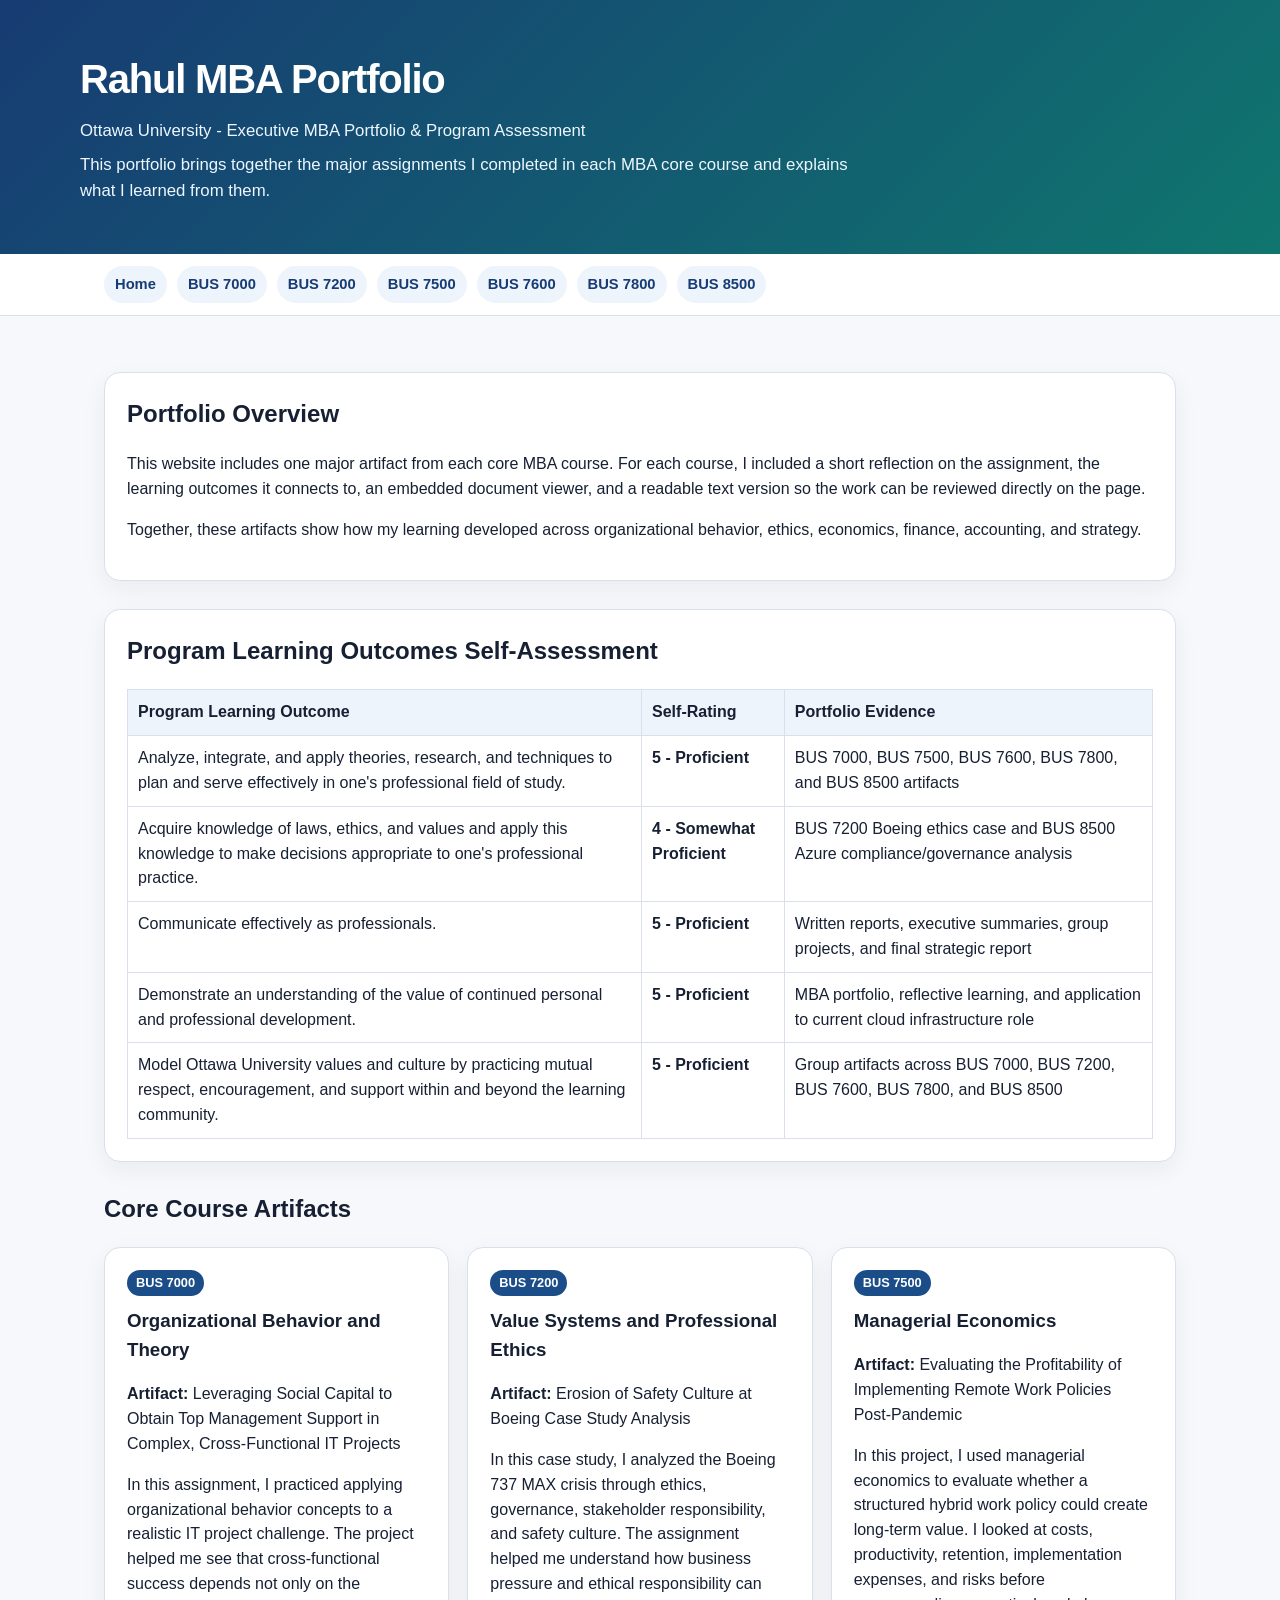
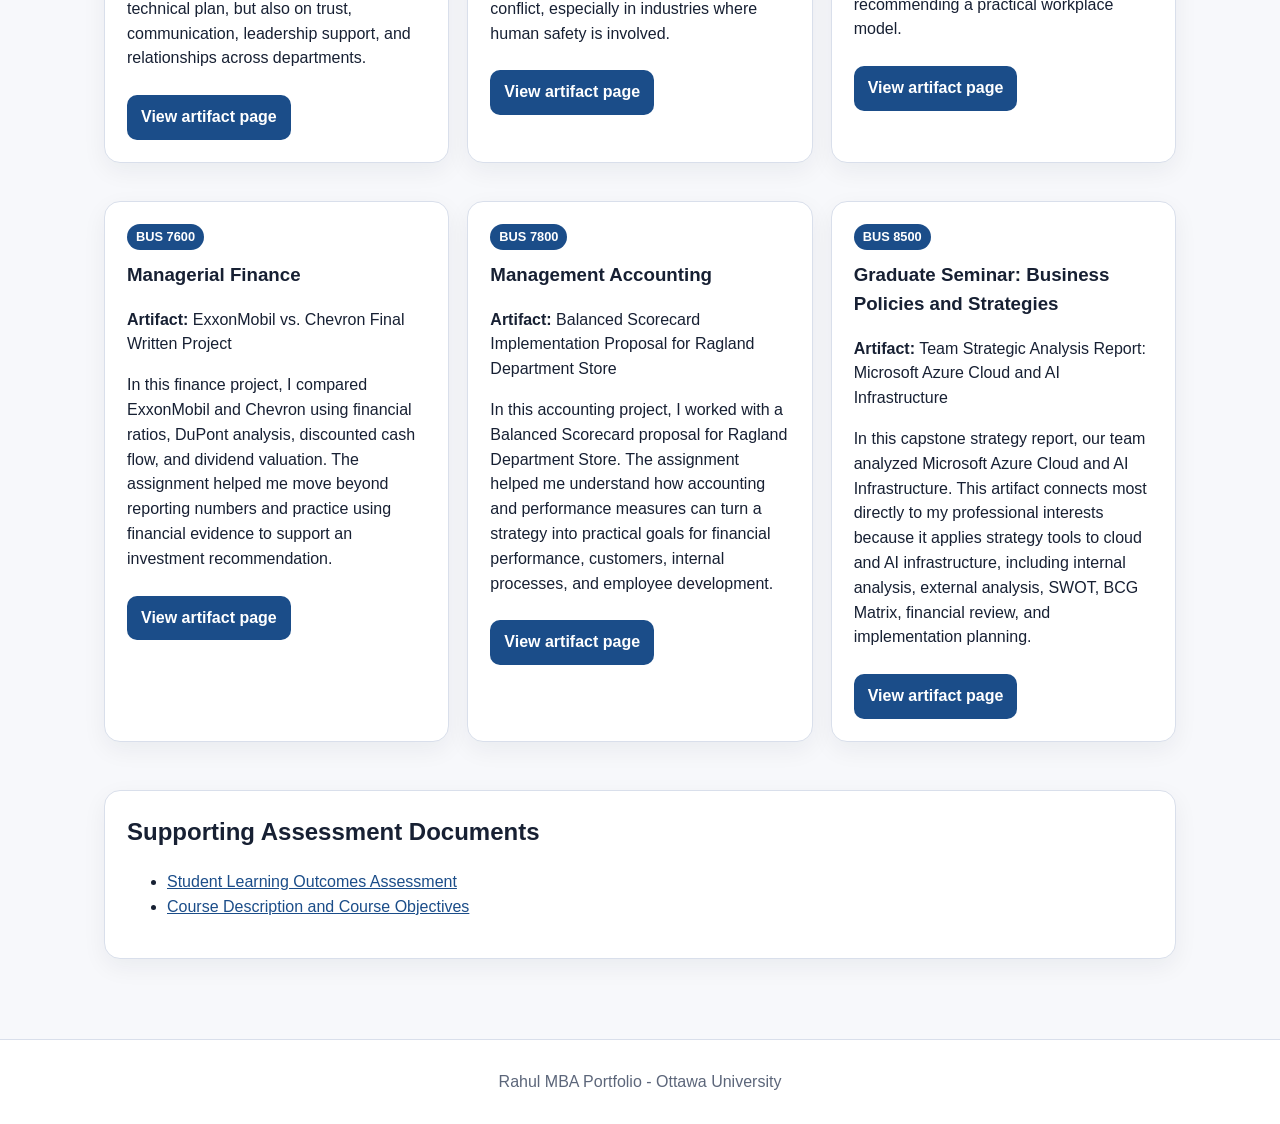
<file: index.html>
<!doctype html>
<html lang="en">
<head>
  <meta charset="utf-8">
  <meta name="viewport" content="width=device-width, initial-scale=1">
  <title>Rahul MBA Portfolio | Ottawa University</title>
  <link rel="stylesheet" href="styles.css">
</head>
<body>
<header>
  <div class="header-inner">
    <h1>Rahul MBA Portfolio</h1>
    <p>Ottawa University - Executive MBA Portfolio & Program Assessment</p>
    <p>This portfolio brings together the major assignments I completed in each MBA core course and explains what I learned from them.</p>
  </div>
</header>
<nav><div class="nav-inner"><a href="index.html">Home</a><a href="bus7000.html">BUS 7000</a><a href="bus7200.html">BUS 7200</a><a href="bus7500.html">BUS 7500</a><a href="bus7600.html">BUS 7600</a><a href="bus7800.html">BUS 7800</a><a href="bus8500.html">BUS 8500</a></div></nav>
<main>
  <section class="card">
    <h2>Portfolio Overview</h2>
    <p>This website includes one major artifact from each core MBA course. For each course, I included a short reflection on the assignment, the learning outcomes it connects to, an embedded document viewer, and a readable text version so the work can be reviewed directly on the page.</p>
    <p>Together, these artifacts show how my learning developed across organizational behavior, ethics, economics, finance, accounting, and strategy.</p>
  </section>

  <section class="card">
    <h2>Program Learning Outcomes Self-Assessment</h2>
    <div class="table-wrap">
      <table>
        <thead><tr><th>Program Learning Outcome</th><th>Self-Rating</th><th>Portfolio Evidence</th></tr></thead>
        <tbody><tr><td>Analyze, integrate, and apply theories, research, and techniques to plan and serve effectively in one&#x27;s professional field of study.</td><td><strong>5 - Proficient</strong></td><td>BUS 7000, BUS 7500, BUS 7600, BUS 7800, and BUS 8500 artifacts</td></tr><tr><td>Acquire knowledge of laws, ethics, and values and apply this knowledge to make decisions appropriate to one&#x27;s professional practice.</td><td><strong>4 - Somewhat Proficient</strong></td><td>BUS 7200 Boeing ethics case and BUS 8500 Azure compliance/governance analysis</td></tr><tr><td>Communicate effectively as professionals.</td><td><strong>5 - Proficient</strong></td><td>Written reports, executive summaries, group projects, and final strategic report</td></tr><tr><td>Demonstrate an understanding of the value of continued personal and professional development.</td><td><strong>5 - Proficient</strong></td><td>MBA portfolio, reflective learning, and application to current cloud infrastructure role</td></tr><tr><td>Model Ottawa University values and culture by practicing mutual respect, encouragement, and support within and beyond the learning community.</td><td><strong>5 - Proficient</strong></td><td>Group artifacts across BUS 7000, BUS 7200, BUS 7600, BUS 7800, and BUS 8500</td></tr></tbody>
      </table>
    </div>
  </section>

  <section>
    <h2>Core Course Artifacts</h2>
    <div class="grid">
    <article class="card course-card">
      <span class="code">BUS 7000</span>
      <h3>Organizational Behavior and Theory</h3>
      <p><strong>Artifact:</strong> Leveraging Social Capital to Obtain Top Management Support in Complex, Cross-Functional IT Projects</p>
      <p>In this assignment, I practiced applying organizational behavior concepts to a realistic IT project challenge. The project helped me see that cross-functional success depends not only on the technical plan, but also on trust, communication, leadership support, and relationships across departments.</p>
      <a class="btn" href="bus7000.html">View artifact page</a>
    </article>
    
    <article class="card course-card">
      <span class="code">BUS 7200</span>
      <h3>Value Systems and Professional Ethics</h3>
      <p><strong>Artifact:</strong> Erosion of Safety Culture at Boeing Case Study Analysis</p>
      <p>In this case study, I analyzed the Boeing 737 MAX crisis through ethics, governance, stakeholder responsibility, and safety culture. The assignment helped me understand how business pressure and ethical responsibility can conflict, especially in industries where human safety is involved.</p>
      <a class="btn" href="bus7200.html">View artifact page</a>
    </article>
    
    <article class="card course-card">
      <span class="code">BUS 7500</span>
      <h3>Managerial Economics</h3>
      <p><strong>Artifact:</strong> Evaluating the Profitability of Implementing Remote Work Policies Post-Pandemic</p>
      <p>In this project, I used managerial economics to evaluate whether a structured hybrid work policy could create long-term value. I looked at costs, productivity, retention, implementation expenses, and risks before recommending a practical workplace model.</p>
      <a class="btn" href="bus7500.html">View artifact page</a>
    </article>
    
    <article class="card course-card">
      <span class="code">BUS 7600</span>
      <h3>Managerial Finance</h3>
      <p><strong>Artifact:</strong> ExxonMobil vs. Chevron Final Written Project</p>
      <p>In this finance project, I compared ExxonMobil and Chevron using financial ratios, DuPont analysis, discounted cash flow, and dividend valuation. The assignment helped me move beyond reporting numbers and practice using financial evidence to support an investment recommendation.</p>
      <a class="btn" href="bus7600.html">View artifact page</a>
    </article>
    
    <article class="card course-card">
      <span class="code">BUS 7800</span>
      <h3>Management Accounting</h3>
      <p><strong>Artifact:</strong> Balanced Scorecard Implementation Proposal for Ragland Department Store</p>
      <p>In this accounting project, I worked with a Balanced Scorecard proposal for Ragland Department Store. The assignment helped me understand how accounting and performance measures can turn a strategy into practical goals for financial performance, customers, internal processes, and employee development.</p>
      <a class="btn" href="bus7800.html">View artifact page</a>
    </article>
    
    <article class="card course-card">
      <span class="code">BUS 8500</span>
      <h3>Graduate Seminar: Business Policies and Strategies</h3>
      <p><strong>Artifact:</strong> Team Strategic Analysis Report: Microsoft Azure Cloud and AI Infrastructure</p>
      <p>In this capstone strategy report, our team analyzed Microsoft Azure Cloud and AI Infrastructure. This artifact connects most directly to my professional interests because it applies strategy tools to cloud and AI infrastructure, including internal analysis, external analysis, SWOT, BCG Matrix, financial review, and implementation planning.</p>
      <a class="btn" href="bus8500.html">View artifact page</a>
    </article>
    </div>
  </section>

  <section class="card">
    <h2>Supporting Assessment Documents</h2>
    <ul><li><a href="assets/student_learning_outcomes_assessment.pdf" target="_blank" rel="noopener">Student Learning Outcomes Assessment</a></li><li><a href="assets/course_description_and_objectives.pdf" target="_blank" rel="noopener">Course Description and Course Objectives</a></li></ul>
  </section>
</main>
<footer>Rahul MBA Portfolio - Ottawa University</footer>
</body></html>
</file>
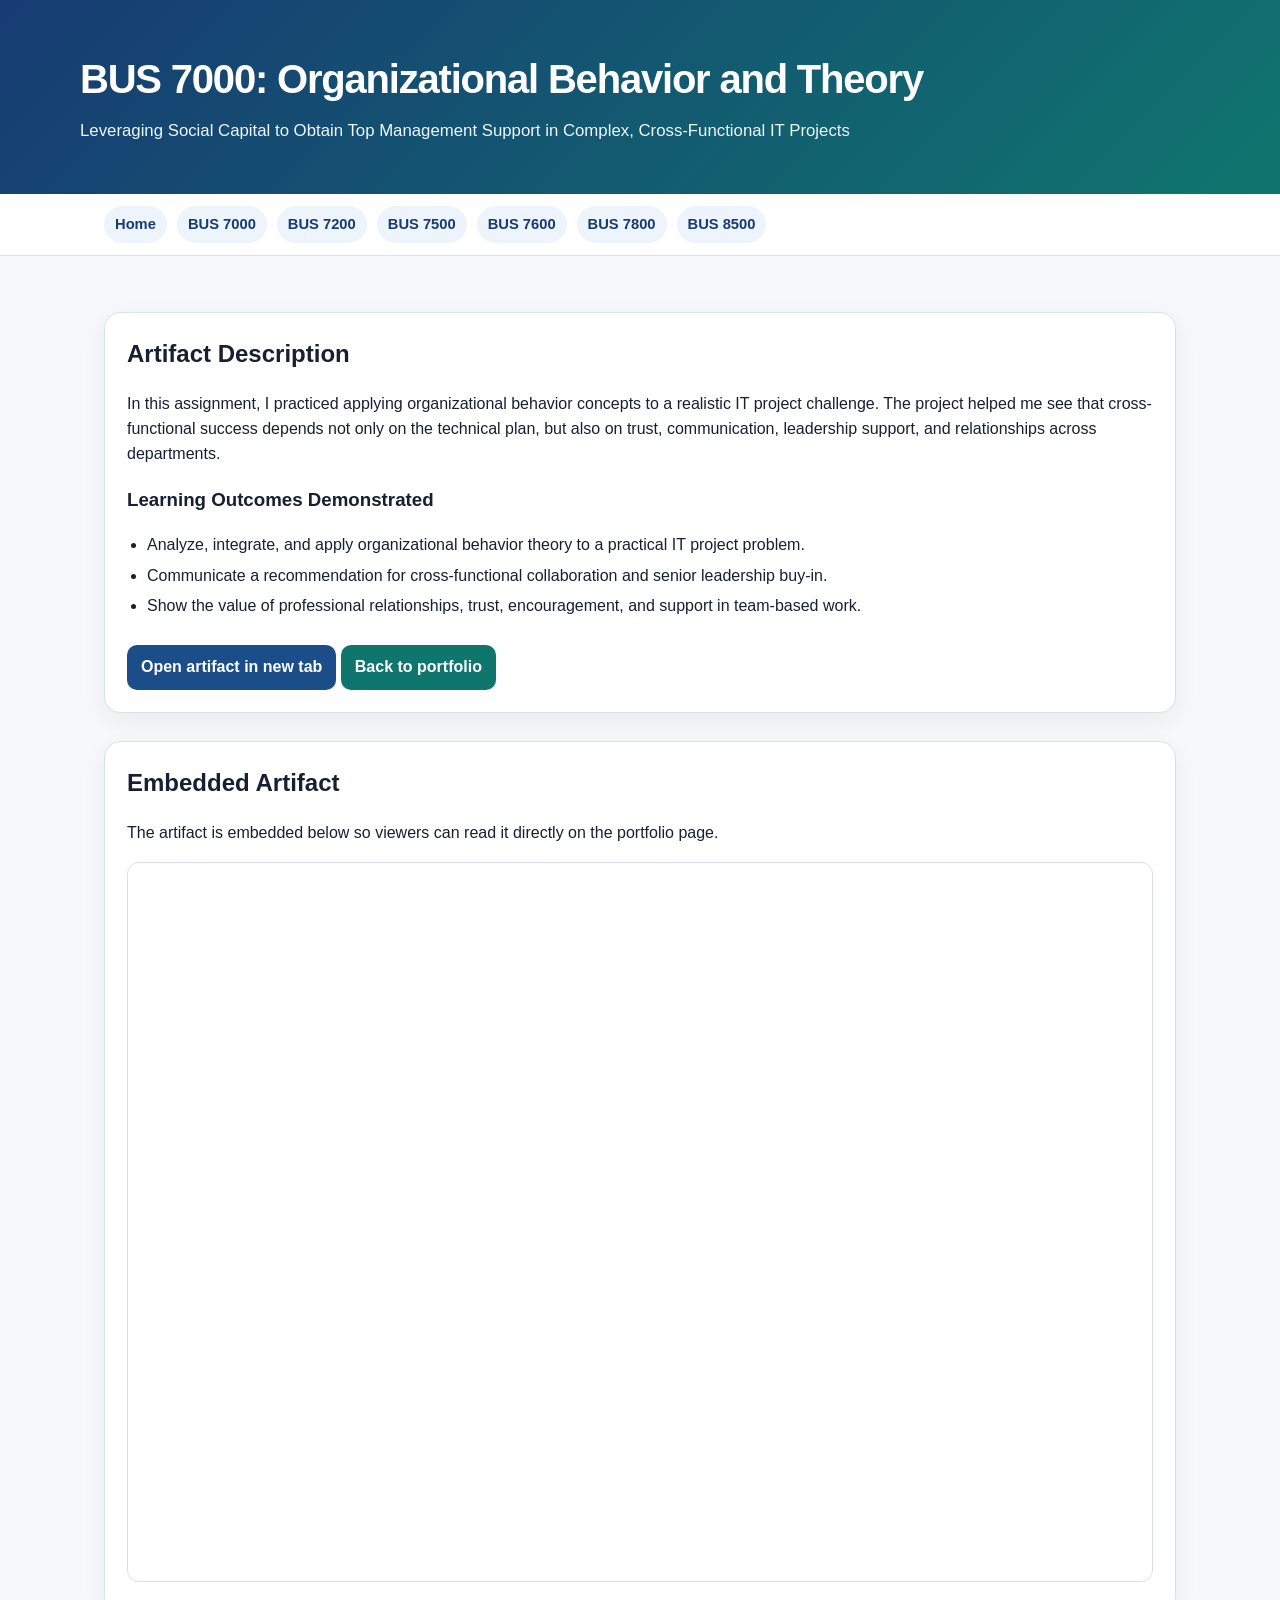
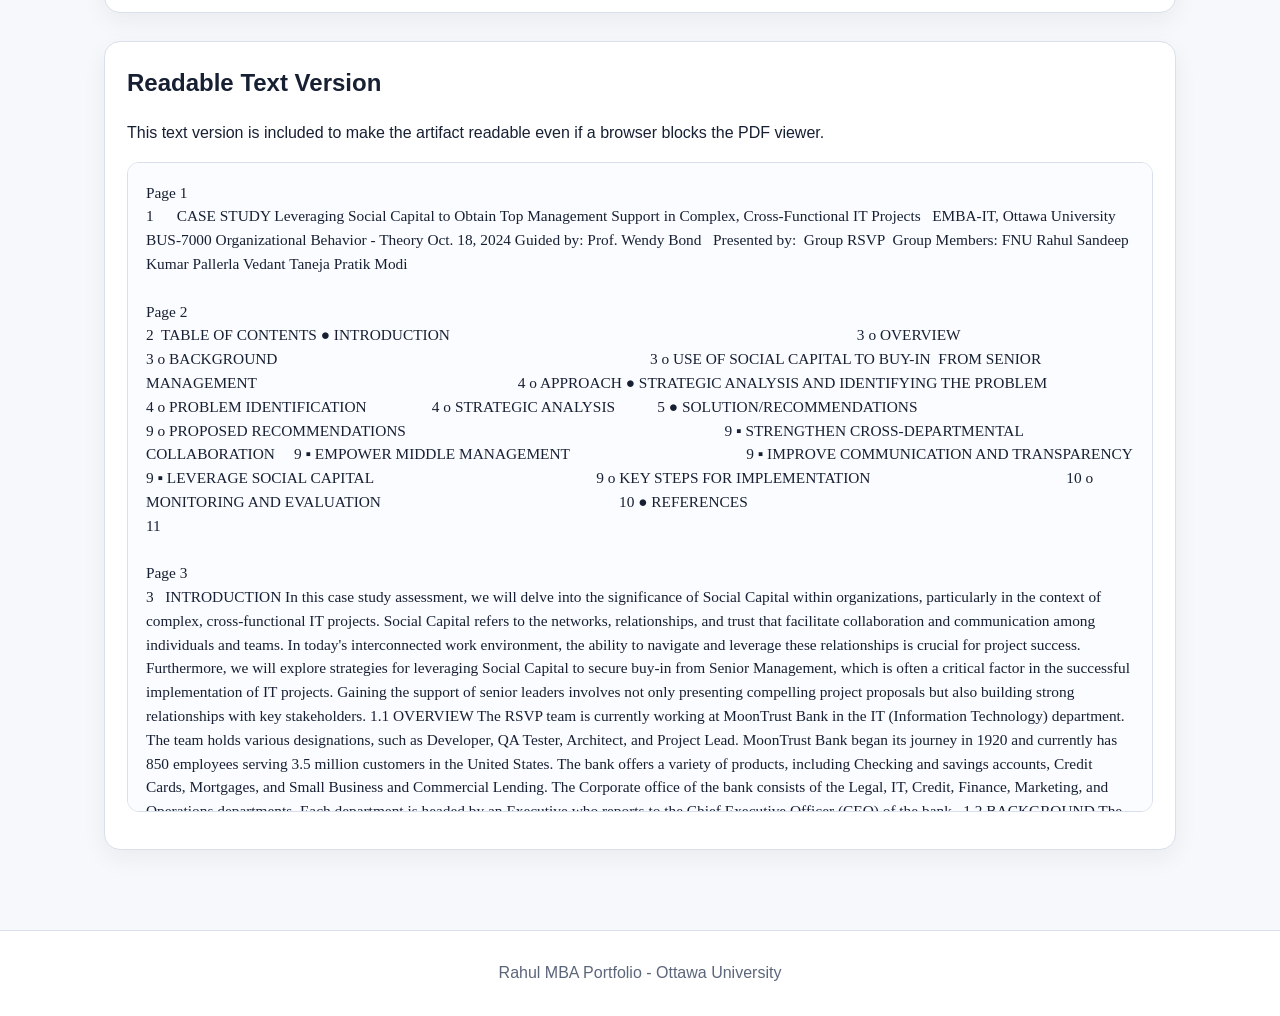
<file: bus7000.html>
<!doctype html>
<html lang="en">
<head>
  <meta charset="utf-8">
  <meta name="viewport" content="width=device-width, initial-scale=1">
  <title>BUS 7000 - Organizational Behavior and Theory | Rahul MBA Portfolio</title>
  <link rel="stylesheet" href="styles.css">
</head>
<body>
<header><div class="header-inner"><h1>BUS 7000: Organizational Behavior and Theory</h1><p>Leveraging Social Capital to Obtain Top Management Support in Complex, Cross-Functional IT Projects</p></div></header>
<nav><div class="nav-inner"><a href="index.html">Home</a><a href="bus7000.html">BUS 7000</a><a href="bus7200.html">BUS 7200</a><a href="bus7500.html">BUS 7500</a><a href="bus7600.html">BUS 7600</a><a href="bus7800.html">BUS 7800</a><a href="bus8500.html">BUS 8500</a></div></nav>
<main>
  <section class="card">
    <h2>Artifact Description</h2>
    <p>In this assignment, I practiced applying organizational behavior concepts to a realistic IT project challenge. The project helped me see that cross-functional success depends not only on the technical plan, but also on trust, communication, leadership support, and relationships across departments.</p>
    <h3>Learning Outcomes Demonstrated</h3>
    <ul class="outcomes-list">
      <li>Analyze, integrate, and apply organizational behavior theory to a practical IT project problem.</li>
      <li>Communicate a recommendation for cross-functional collaboration and senior leadership buy-in.</li>
      <li>Show the value of professional relationships, trust, encouragement, and support in team-based work.</li>
    </ul>
    <a class="btn" href="assets/bus7000_social_capital_it_projects.pdf" target="_blank" rel="noopener">Open artifact in new tab</a>
    <a class="btn secondary" href="index.html">Back to portfolio</a>
  </section>
  <section class="card">
    <h2>Embedded Artifact</h2>
    <p class="muted">The artifact is embedded below so viewers can read it directly on the portfolio page.</p>
    <iframe src="assets/bus7000_social_capital_it_projects.pdf#toolbar=1" title="Leveraging Social Capital to Obtain Top Management Support in Complex, Cross-Functional IT Projects"></iframe>
  </section>
  <section class="card">
    <h2>Readable Text Version</h2>
    <p>This text version is included to make the artifact readable even if a browser blocks the PDF viewer.</p>
    <pre class="artifact-text">Page 1
1      CASE STUDY Leveraging Social Capital to Obtain Top Management Support in Complex, Cross-Functional IT Projects   EMBA-IT, Ottawa University BUS-7000 Organizational Behavior - Theory Oct. 18, 2024 Guided by: Prof. Wendy Bond   Presented by:  Group RSVP  Group Members: FNU Rahul Sandeep Kumar Pallerla Vedant Taneja Pratik Modi

Page 2
2  TABLE OF CONTENTS ● INTRODUCTION                                                                                                          3 o OVERVIEW                                                                                                        3 o BACKGROUND                                                                                                 3 o USE OF SOCIAL CAPITAL TO BUY-IN  FROM SENIOR MANAGEMENT                                                                    4 o APPROACH ● STRATEGIC ANALYSIS AND IDENTIFYING THE PROBLEM                               4 o PROBLEM IDENTIFICATION                 4 o STRATEGIC ANALYSIS           5 ● SOLUTION/RECOMMENDATIONS                                                       9 o PROPOSED RECOMMENDATIONS                                                                                   9 ▪ STRENGTHEN CROSS-DEPARTMENTAL COLLABORATION     9 ▪ EMPOWER MIDDLE MANAGEMENT                                              9 ▪ IMPROVE COMMUNICATION AND TRANSPARENCY                 9 ▪ LEVERAGE SOCIAL CAPITAL                                                          9 o KEY STEPS FOR IMPLEMENTATION                                                   10 o MONITORING AND EVALUATION                                                              10 ● REFERENCES                                                                                                                11

Page 3
3   INTRODUCTION In this case study assessment, we will delve into the significance of Social Capital within organizations, particularly in the context of complex, cross-functional IT projects. Social Capital refers to the networks, relationships, and trust that facilitate collaboration and communication among individuals and teams. In today&#x27;s interconnected work environment, the ability to navigate and leverage these relationships is crucial for project success. Furthermore, we will explore strategies for leveraging Social Capital to secure buy-in from Senior Management, which is often a critical factor in the successful implementation of IT projects. Gaining the support of senior leaders involves not only presenting compelling project proposals but also building strong relationships with key stakeholders. 1.1 OVERVIEW The RSVP team is currently working at MoonTrust Bank in the IT (Information Technology) department. The team holds various designations, such as Developer, QA Tester, Architect, and Project Lead. MoonTrust Bank began its journey in 1920 and currently has 850 employees serving 3.5 million customers in the United States. The bank offers a variety of products, including Checking and savings accounts, Credit Cards, Mortgages, and Small Business and Commercial Lending. The Corporate office of the bank consists of the Legal, IT, Credit, Finance, Marketing, and Operations departments. Each department is headed by an Executive who reports to the Chief Executive Officer (CEO) of the bank.  1.2 BACKGROUND The bank adopts a legacy approach to project implementation, wherein projects are evaluated based on their anticipated business impact and the effort required for execution. This methodology prioritizes initiatives according to both business objectives and customer needs, ensuring that resources are allocated to projects deemed most critical for achieving

Page 4
4  strategic goals. However, this process often entails considerable challenges, particularly in securing project approval. Gaining the necessary buy-in from multiple cross-functional leaders can be time-consuming and complex, as each leader brings their own perspectives and priorities to the table (Griffin, 2019). Consequently, the approval process can become protracted, delaying important initiatives that could enhance the bank&#x27;s competitive edge and customer satisfaction. Moreover, the operational dynamics within the bank further complicate project implementation. Each department tends to function in isolation, which creates silos that hinder effective communication and collaboration among teams. This lack of shared intent among both leaders and employees can lead to discrepancies in opinion regarding project value and objectives, resulting in conflicts and misaligned efforts. Addressing these silos and fostering a culture of collaboration could significantly enhance project implementation processes and improve the bank’s ability to respond to the evolving needs of its customers (Griffin, 2019). 1.3 USE OF SOCIAL CAPITAL TO LEVERAGE BUY-IN FROM SENIOR MANAGEMENT In the following sections of the case study assessment, we will discuss the various Organizational Behaviors of MoonTrust Bank, and its employees and how the RSVP team overcame these issues to secure buy-in from Senior Leaders using Social Capital. The RSVP team adopted an approach of creating and mobilizing Social Capital through repeated conversations with Senior Leaders to build trust, leveraging this credibility to gain support from Senior Management in complex IT projects. 1.4 APPROACH The RSVP team will conduct a thorough SWOT analysis to evaluate the organizational behavior challenges at MoonTrust Bank. This analysis will focus on

Page 5
5  identifying the bank&#x27;s strengths, weaknesses, opportunities, and threats related to its organizational dynamics. Following the analysis, the team will present targeted recommendations aimed at improving these organizational behavior issues. This strategic approach is intended to facilitate the RSVP team&#x27;s efforts in securing buy-in from Senior Management for complex IT projects. STRATEGIC ANALYSIS AND IDENTIFYING THE PROBLEM 2.1 PROBLEM IDENTIFICATION The problem MoonTrust Bank is facing difficulty in obtaining top management support for IT projects that are too complex to convert into direct metrics, particularly with Enterprise resource planning implementation. There are lot of challenges in influencing top management, in the past procurement division’s lack of support delayed the project with poor implementation quality. This failure arises because of insufficient social capital – the relationships, trust, and shared understanding. For better project implementation the IT department needs proper resource allocation, top management participation and commitment. As an example, in a healthcare organization, it was observed in a study that employees with strong internal social networks were more successful in influencing senior leaders to adapt newer technologies. This social capital was built through collaboration, shared goals and fostering relationships across various departments (Cross, R., &amp; Prusak, L. (2002).  2.2 STRATEGIC ANALYSIS A strategic analysis of MoonTrust Bank’s ERP project implementation would be having support from all the divisions i.e. finance, procurement, marketing etc because of social capital. Social capital will be the driving factor in the success of the project. Management is naturally skeptical of big expenses and are disengaged until required. Social capital comes in where lack of understanding in project value exists. In addition to the social capital this

Page 6
6  relation will help the IT department get more weightage in the bank as some of them still work using traditional methods To explain it more comprehensively, we will conduct SWOT analysis to identify internal and external factors that will affect the project. A comprehensive SWOT analysis can provide guidance on how to approach relationship management, stakeholders, and project execution to maximize success.  Strength, weakness, opportunity and threat (SWOT) analysis is a tool that can help the department in analyze what they do best now and to devise a successful strategy for the future. It also helps us in understanding internal factors (strength and weakness) and external factors (opportunities and threat). Strength • Established track records and history of successful IT Projects will help us foster trust and credibility with the finance department. This will help us in the long run as they can be our strong supporter for ERP implementation. For example, in a multinational company, there was resistance to a company-wide restructuring however, employees who had built trust with management through previous successful projects were able to get buy-in from leadership for the change initiative, illustrating the power of social capital (Nahapiet, J., &amp; Ghoshal, S. (1998)).  • IT professionals in the bank are some of the bests in the industry with deep technical knowledge. Their adaptability to changing needs of the industry and having most up to date technological knowledge. This expertise will help us customizing the project with greater flexibility. They built trust with managers by showing their willingness to engage with managers and have demonstrated their technical competence.

Page 7
7  • Our strong relationship with product department as we have delivered their ad-hoc request and big projects in the past. By working closely to them we have maintained close relationship with them. This history of successful previous runs and collaborations will provide foundation of trust and credibility. • The engagements transformed initially skeptical or passive managers into active project supporters.  Weakness • Inconsistent management support is one of the biggest weaknesses which can delay the project and might have lowered implementation quality. • Poor communication skills and social capital as the IT department is completely cut off from other departments as being completely self-sufficient. This lack of cognitive and relational ties lead to misunderstanding about the IT department. • Poor handling of skepticism and resistance can foster conflicts and poor project outcomes. The goal is to have win-win mindset with relational ties. • Communication inconsistencies may lead to misunderstandings with other departments like finance. Structured and timely communication should be encouraged to keep clarity between divisions. Opportunities  • The opportunities lie within to build trust and long-lasting relation as we work with product and finance departments other project with positive attitude. Research shows that in high-tech firms’ employees who have leveraged social capital, by forming alliances and trust-based relationships were able to secure buy-in from management (Tsai, W., &amp; Ghoshal, S. (1998)).

Page 8
8  • Exploring cross functional benefit of ERP to integrate and streamline with other departments and benefit them by increasing their efficiency and reducing redundant work. This can be done by demonstrating the importance of ERP in the company and getting them onboard. • Improvement in communication and soft skills of IT employees by having cross departmental outings and happy hours where they can build personal connection hence increasing social capital of the department.  • Providing training and development to other divisions regarding the new ERP platform and how it can increase efficiency in their line of work. It will help them enhance their technological proficiency, making them more adaptable to future IT changes. • If successful, the ERP will help organizations processes, data, and reporting across divisions. Providing real time analytics and insights to top management. Threats • Resistance to change is our biggest threat as employee may push back on acquiring new skills. Resistance can happen in all the divisions and not just IT. This can derail the project or create interpersonal conflict. • There were some previous IT projects that failed miserably and because of that there is some level of mistrust with few divisions, that can pose significant threat. • Interpersonal conflict can also affect the Campaign as it can be escalated and threatens the project. Conflicts can harm relationship between key stakeholders, eroding trust and cooperation. • Resource constraint is another significant threat as this is a big project and they will need extra budget to hire new employees.

Page 9
9  • Though ERP is an excellent system that makes life easier, it is also very complex to develop. Poor adaptation and sense of frustration while building it can have adverse effects. SOLUTION/RECOMMENDATIONS 3.1 PROPOSED RECOMMENDATIONS: To resolve MoonTrust Bank’s organizational challenges, we propose the following: 3.1.1 STRENGTHEN CROSS-DEPARTMENTAL COLLABORATION  • Cross-Functional Task Forces: Establish teams with members from IT, finance, marketing, and procurement to improve collaboration and shared understanding of the ERP project. • Regular Meetings and Leadership Workshops: Schedule monthly meetings across departments and workshops for senior leaders to align the ERP goals with the bank’s strategic objectives. 3.1.2 EMPOWER MIDDLE MANAGEMENT • Delegate Decision-Making Authority: Grant middle managers the autonomy to make project-related decisions, enabling them to bridge departmental gaps (Tsai, 1998) and gain support for the ERP project. • Advocacy Role: Equip middle managers with resources to champion the ERP project in their departments. 3.1.3 IMPROVE COMMUNICATION AND TRANSPARENCY • Regular Progress Updates: Implement consistent reporting through dashboards and updates to keep senior management informed of project milestones. • Feedback Channels: Create mechanisms, such as surveys and focus groups, to gather feedback from all departments. 3.1.4 LEVERAGE SOCIAL CAPITAL

Page 10
10  • Build Internal Networks: Facilitate informal networking and team-building events to foster trust and collaboration between IT and other departments. • Use Influential Employees: Leverage employees with strong internal networks to secure senior management buy-in and resolve departmental conflicts. 3.2 KEY STEPS FOR IMPLEMENTATION: • Identify Influential Stakeholders: Map internal influencers who can serve as project champions. • Organize Cross-Departmental Activities: Hold regular team-building events and cross-functional meetings to promote collaboration. • Allocate Budget and Resources: Allocate $500,000 for training, additional staffing, and team-building activities to support project implementation. • Establish Middle Manager Ownership: Empower middle managers to lead specific aspects of the ERP project (Nahapiet, 1998), improving decision-making and alignment. 3.3 MONITORING AND EVALUATION • Quarterly Surveys and Feedback: Collect feedback through surveys to assess collaboration and management engagement. • Performance Metrics: Track project progress using metrics such as timeline adherence, budget tracking, and operational efficiency improvements. • Leadership Participation: Monitor senior leaders’ involvement through attendance at meetings and project updates. • Celebrate Milestones: Acknowledge project achievements publicly to reinforce the importance of collaboration and management support.

Page 11
11  REFERENCES  Liu, G. H. W., Wang, E., &amp; Chua, C. E. H. (2015). Leveraging Social Capital to Obtain Top Management Support in Complex, Cross-Functional IT Projects. Journal of the Association for Information Systems, 16(8), 707-737 Griffin, R. W., Phillips, J. M., &amp; Gully, S. M. (2019). Organizational Behavior: Managing People and Organizations. Cengage Learning. Nahapiet, J., &amp; Ghoshal, S. (1998). Social Capital, Intellectual Capital, and the Organizational Advantage. The Academy of Management Review, 23(2), 242-266. Cross, R., &amp; Prusak, L. (2002). The People Who Make Organizations Go—Or Stop. Harvard  Business Review, 80(6), 104-112. Tsai, W., &amp; Ghoshal, S. (1998). Social Capital and Value Creation: The Role of Intra-firm  Networks. The Academy of Management Journal, 41(4), 464-476.</pre>
  </section>
</main>
<footer>Rahul MBA Portfolio - Ottawa University</footer>
</body></html>
</file>
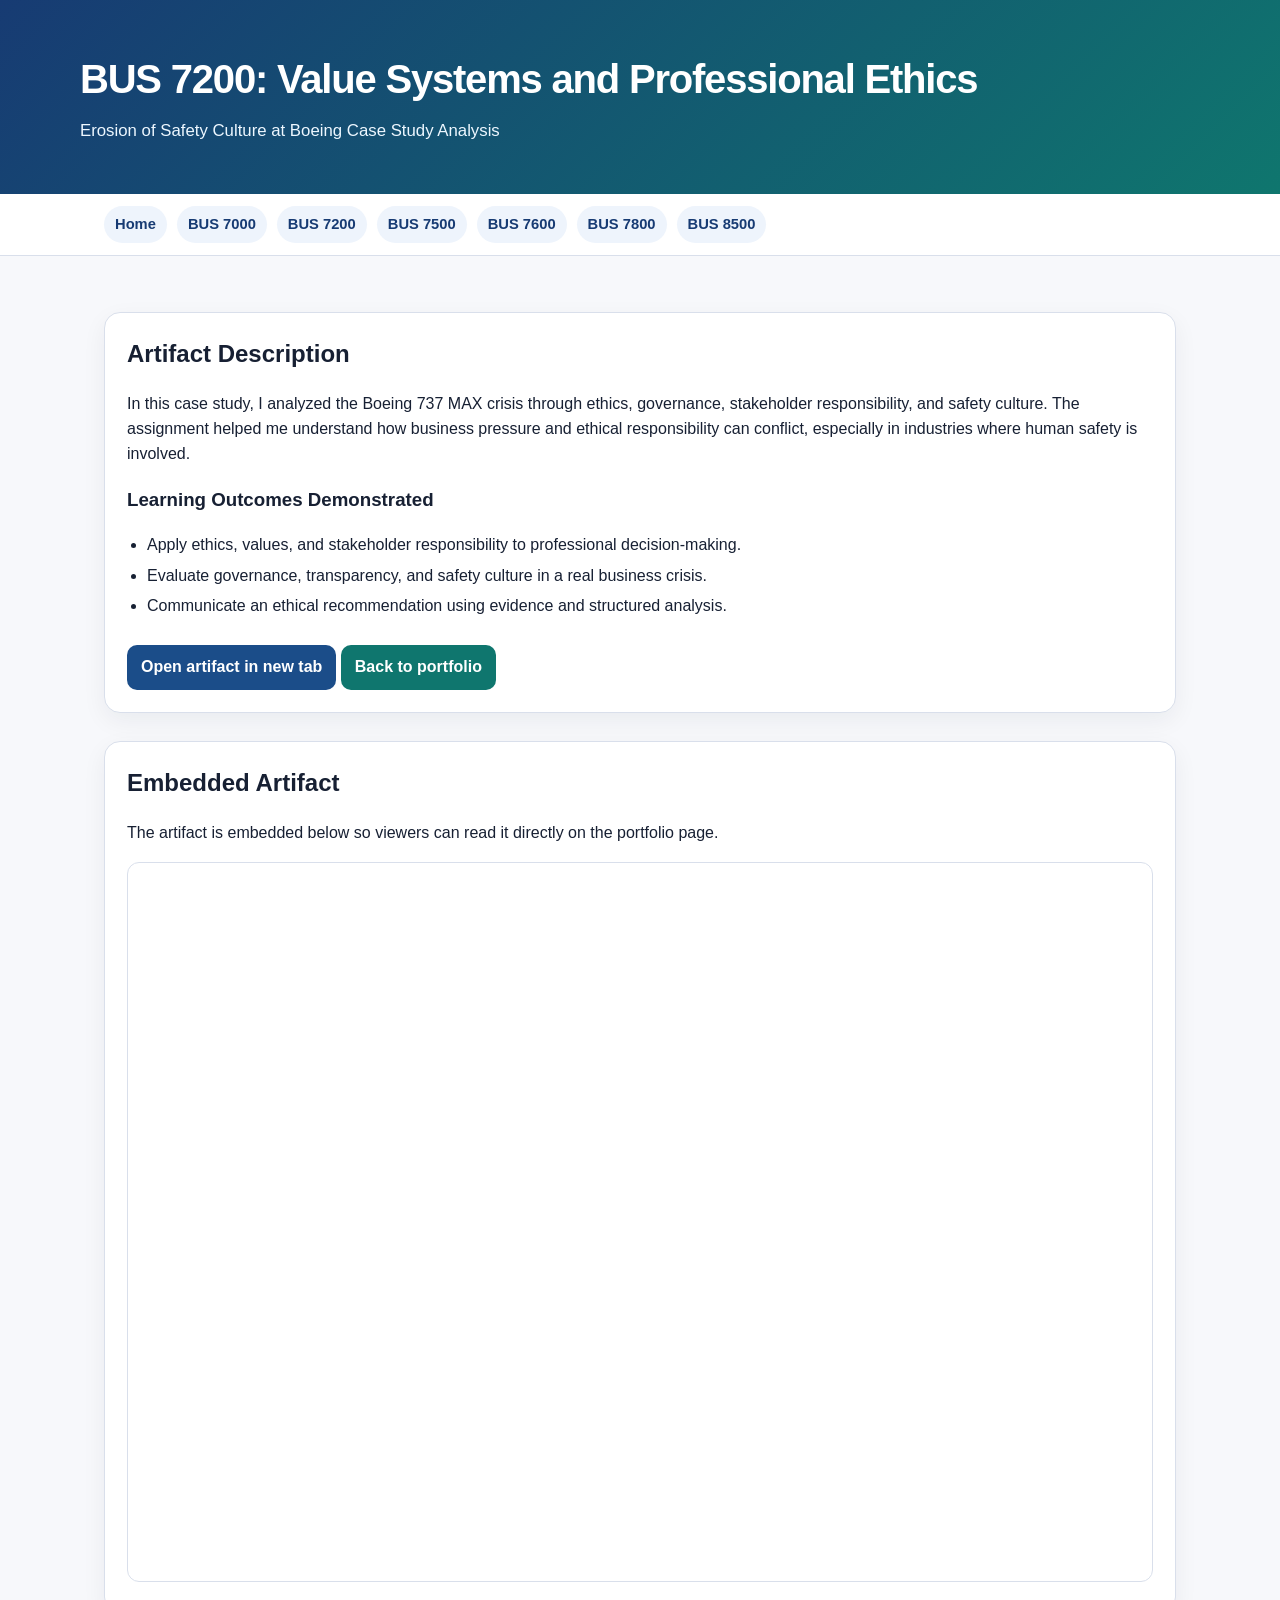
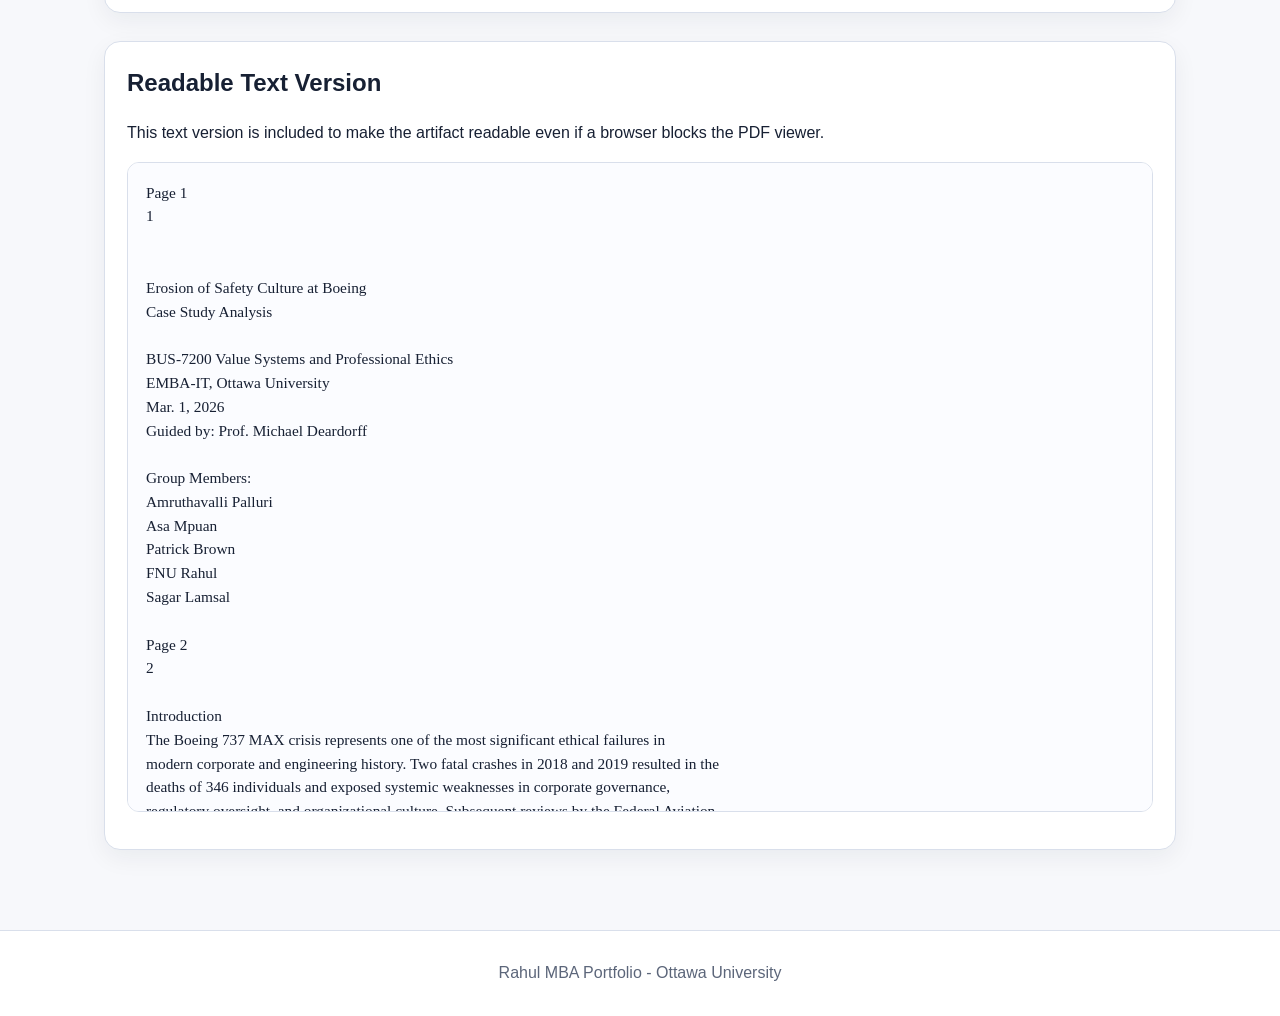
<file: bus7200.html>
<!doctype html>
<html lang="en">
<head>
  <meta charset="utf-8">
  <meta name="viewport" content="width=device-width, initial-scale=1">
  <title>BUS 7200 - Value Systems and Professional Ethics | Rahul MBA Portfolio</title>
  <link rel="stylesheet" href="styles.css">
</head>
<body>
<header><div class="header-inner"><h1>BUS 7200: Value Systems and Professional Ethics</h1><p>Erosion of Safety Culture at Boeing Case Study Analysis</p></div></header>
<nav><div class="nav-inner"><a href="index.html">Home</a><a href="bus7000.html">BUS 7000</a><a href="bus7200.html">BUS 7200</a><a href="bus7500.html">BUS 7500</a><a href="bus7600.html">BUS 7600</a><a href="bus7800.html">BUS 7800</a><a href="bus8500.html">BUS 8500</a></div></nav>
<main>
  <section class="card">
    <h2>Artifact Description</h2>
    <p>In this case study, I analyzed the Boeing 737 MAX crisis through ethics, governance, stakeholder responsibility, and safety culture. The assignment helped me understand how business pressure and ethical responsibility can conflict, especially in industries where human safety is involved.</p>
    <h3>Learning Outcomes Demonstrated</h3>
    <ul class="outcomes-list">
      <li>Apply ethics, values, and stakeholder responsibility to professional decision-making.</li>
      <li>Evaluate governance, transparency, and safety culture in a real business crisis.</li>
      <li>Communicate an ethical recommendation using evidence and structured analysis.</li>
    </ul>
    <a class="btn" href="assets/bus7200_boeing_ethics_case.pdf" target="_blank" rel="noopener">Open artifact in new tab</a>
    <a class="btn secondary" href="index.html">Back to portfolio</a>
  </section>
  <section class="card">
    <h2>Embedded Artifact</h2>
    <p class="muted">The artifact is embedded below so viewers can read it directly on the portfolio page.</p>
    <iframe src="assets/bus7200_boeing_ethics_case.pdf#toolbar=1" title="Erosion of Safety Culture at Boeing Case Study Analysis"></iframe>
  </section>
  <section class="card">
    <h2>Readable Text Version</h2>
    <p>This text version is included to make the artifact readable even if a browser blocks the PDF viewer.</p>
    <pre class="artifact-text">Page 1
1  
  
 
Erosion of Safety Culture at Boeing  
Case Study Analysis  
   
BUS-7200 Value Systems and Professional Ethics  
EMBA-IT, Ottawa University  
Mar. 1, 2026  
Guided by: Prof. Michael Deardorff  
  
Group Members:  
Amruthavalli Palluri  
Asa Mpuan  
Patrick Brown  
FNU Rahul  
Sagar Lamsal

Page 2
2  
  
Introduction 
The Boeing 737 MAX crisis represents one of the most significant ethical failures in 
modern corporate and engineering history. Two fatal crashes in 2018 and 2019 resulted in the 
deaths of 346 individuals and exposed systemic weaknesses in corporate governance, 
regulatory oversight, and organizational culture. Subsequent reviews by the Federal Aviation 
Administration (FAA) and the U.S. House Committee on Transportation and Infrastructure 
identified deficiencies in certification oversight, risk communication, and organizational 
decision-making processes (FAA, 2022; U.S. House Committee on Transportation and 
Infrastructure, 2020). Separately, the U.S. Department of Justice (DOJ) examined Boeing’s 
representations to regulators in connection with the aircraft’s certification.  
 
In July 2024, the DOJ announced that Boeing had reached an agreement in principle to 
resolve a criminal charge related to certification representations; however, the proposed plea 
agreement was later rejected by a federal judge in December 2024, reflecting continued judicial 
scrutiny (U.S. Department of Justice [DOJ], 2024). In November 2025, the court approved the 
DOJ’s motion to dismiss the criminal case under a revised agreement, a development that 
generated controversy among victims’ families and observers (Reuters, 2025). These 
developments underscore the gravity of ethical, legal, and governance breakdowns within the 
organization. The Boeing case provides a powerful framework for examining the interaction of 
professional ethics, corporate governance, technological complexity, and stakeholder 
responsibility in safety-critical industries.

Page 3
3  
  
Case Identification and Organizational Context 
Historically, Boeing was widely recognized as an engineering-driven organization that 
prioritized safety, technical excellence, and conservative design philosophy. However, over the 
past several decades, analysts and scholars have noted a gradual cultural shift following 
corporate restructuring and leadership transitions that increasingly emphasized cost control, 
shareholder value, and competitive positioning (Mintz &amp; Miller, 2025). This shift did not occur 
abruptly. Rather, it emerged incrementally through incentive structures that rewarded 
production speed, financial performance, and market competitiveness more strongly than 
technical prudence and system redundancy. 
 
The redesign of the 737 platform into the 737 MAX illustrates how competitive 
pressure shaped decision-making. In response to Airbus’s A320neo, Boeing opted to update an 
existing airframe rather than develop an entirely new aircraft. Larger engines were repositioned 
further forward on the wings, altering aerodynamic characteristics and creating a tendency for 
the aircraft’s nose to pitch upward under certain conditions (U.S. House Committee on 
Transportation and Infrastructure, 2020). To address this issue, Boeing implemented the 
Maneuvering Characteristics Augmentation System (MCAS), an automated flight control 
software intended to adjust the aircraft’s nose position. However, MCAS relied on input from a 
single angle-of-attack sensor, creating a critical single point of failure (Federal Aviation 
Administration [FAA], 2022). When erroneous sensor data triggered MCAS repeatedly, pilots 
encountered automated system behavior they had not been fully informed about or trained to 
manage.

Page 4
4  
  
The ethical dimension deepened because pilots were not fully informed of MCAS 
functionality, nor was simulator training universally mandated. Investigations later revealed 
that certain system characteristics were not sufficiently disclosed during certification processes 
(U.S. Department of Justice [DOJ], 2024). The result was not simply a software malfunction 
but a breakdown in transparency, risk management, and professional responsibility. 
 
Stakeholder Implications 
The Boeing case implicates multiple stakeholder groups. Passengers possessed a 
fundamental right to safety and informed consent regarding aircraft systems. Pilots and flight 
crews had the right to accurate operational manuals, comprehensive disclosure of aircraft 
systems, and appropriate training. Engineers within Boeing held professional obligations to 
prioritize public safety in accordance with established engineering ethics principles (Herkert et 
al., 2020). Senior executives and board members bore fiduciary duties not only to shareholders 
but to all stakeholders whose lives and livelihoods depended upon safe aircraft manufacturing. 
The FAA, as the primary regulator, carries the responsibility of independent oversight to ensure 
compliance with safety standards. These intersecting responsibilities illustrate how failures in 
governance affect multiple constituencies simultaneously (Mintz &amp; Miller, 2025). 
 
The Organizational Designation Authorization (ODA) structure permitted Boeing 
employees to act on behalf of the FAA in certain certification processes. While this delegation 
was designed to improve administrative efficiency, congressional investigations raised 
concerns about weakened oversight and the concentration of certification authority within the 
manufacturer (U.S. House Committee on Transportation and Infrastructure, 2020). The

Page 5
5  
  
intersection of delegated authority, production pressure, and financial incentives created a 
structural environment vulnerable to ethical erosion. 
 
Ethical Framework Analysis 
The central ethical dilemma confronting Boeing leadership can be framed as a conflict 
between competitive survival and uncompromising safety assurance. Under intense market 
pressure from Airbus, leadership faced incentives to accelerate certification and avoid costly 
training requirements that might disadvantage the aircraft commercially. The ethical question 
becomes whether short-term financial and competitive benefits can ever justify incremental 
safety risk in an industry where failures result in catastrophic loss of life (Federal Aviation 
Administration [FAA], 2022; U.S. House Committee on Transportation and Infrastructure, 
2020). 
 
From a deontological perspective, the answer is unequivocal. Duty-based ethics asserts 
that human life must never be treated as a variable within a cost-benefit calculation. Boeing had 
an absolute moral obligation to ensure that identifiable safety risks were thoroughly mitigated 
prior to aircraft deployment (Herkert et al., 2020). This duty extends beyond regulatory 
minimum compliance to proactive risk mitigation. 
 
A narrow utilitarian analysis might initially suggest that preserving jobs, market share, 
and economic stability could justify expedited production. However, a comprehensive 
utilitarian framework requires the inclusion of all stakeholders and all consequences. Once 
catastrophic loss of life, global reputational damage, criminal penalties, and long-term

Page 6
6  
  
economic loss are incorporated into the calculation, the utilitarian case collapses (FAA, 2022). 
The aggregate harm vastly exceeded any short-term economic benefit. 
 
Rights theory further clarifies the ethical violation. Passengers and pilots had the right 
to full disclosure of system behavior affecting flight control (U.S. Department of Justice [DOJ], 
2024). Withholding material information about MCAS functionality undermined informed 
consent and violated these rights. From a virtue ethics standpoint, the case reflects deficiencies 
in organizational courage, prudence, and transparency. Ethical organizations cultivate cultures 
where dissent is encouraged, and safety concerns are elevated rather than suppressed. 
 
Technology, Automation Bias, and Information Asymmetry 
The role of technology in the crisis highlights the interaction between software systems 
and organizational culture. Automation bias refers to the tendency to over-rely on automated 
systems under the assumption that algorithmic intervention enhances safety (Herkert et al., 
2020). In the 737 MAX case, excessive confidence in MCAS performance contributed to the 
underestimation of failure risk (Federal Aviation Administration [FAA], 2022; U.S. House 
Committee on Transportation and Infrastructure, 2020). Moreover, the reliance on a single 
angle-of-attack sensor contradicted long-standing aviation redundancy principles (FAA, 2022). 
Information asymmetry compounded the problem. Pilots were placed in situations 
where automated override behavior occurred without full knowledge of system design logic 
(U.S. Department of Justice [DOJ], 2024). Ethical system implementation requires that end 
users possess adequate information to respond to risk scenarios. Technology does not operate

Page 7
7  
  
independently of ethical judgment; rather, it reflects managerial choices regarding disclosure, 
redundancy, and risk tolerance. 
 
Evaluation of Alternative Courses of Action 
One potential course of action available to Boeing leadership was to maintain 
production schedules while incrementally addressing safety concerns. This profit-centric 
approach offered short-term advantages, including preservation of cash flow, avoidance of 
contractual penalties, and maintenance of shareholder confidence. However, it sustained 
systemic risk exposure and increased the likelihood of further catastrophic failure. Subsequent 
regulatory reviews and investigations highlighted the extensive financial, operational, and 
reputational consequences that followed the crashes (Federal Aviation Administration [FAA], 
2022). 
 
An alternative course of action involved halting production to conduct a comprehensive 
engineering-driven safety reset. This approach would include redesigning MCAS with sensor 
redundancy, mandating simulator training, separating safety reporting lines from production 
management, and fully cooperating with regulators. Although this strategy entails short-term 
financial losses and market vulnerability, it addresses root causes rather than surface symptoms 
(FAA, 2022; U.S. Department of Justice [DOJ], 2024). 
 
A comparative analysis suggests that the engineering-driven safety reset is ethically 
superior. It satisfies deontological duty by prioritizing human life, fulfills stakeholder

Page 8
8  
  
obligations by restoring transparency, and produces stronger long-term utilitarian outcomes by 
reducing systemic risk and preserving institutional trust (Mintz &amp; Miller, 2025). 
 
Selected Course of Action and Justification 
The most ethically defensible and strategically sustainable course of action is a 
comprehensive engineering-driven safety reset supported by enhanced transparency and 
strengthened regulatory collaboration (Federal Aviation Administration [FAA], 2022; U.S. 
Department of Justice [DOJ], 2024). This approach requires not merely technical correction but 
cultural transformation. Safety authority should be structurally independent of production 
targets, and engineers must be empowered to raise concerns without retaliation. Executive 
compensation structures should incorporate safety performance metrics alongside financial 
indicators to realign organizational incentives (Mintz &amp; Miller, 2025). 
 
The short-term financial drawbacks of this strategy are significant. Production delays, 
contractual penalties, and temporary reputational exposure are likely consequences of 
comprehensive reform (FAA, 2022). However, financial losses are recoverable through 
operational improvement and restored market confidence. The loss of human life and erosion 
of public trust are not reversible. Accordingly, ethical analysis supports the conclusion that the 
benefits of comprehensive reform outweigh the costs. 
 
Governance and Cultural Reform 
The deeper failure in the Boeing case reflects weaknesses in governance architecture. 
Effective oversight in safety-critical industries requires board-level expertise capable of

Page 9
9  
  
challenging technical assumptions and scrutinizing safety-related decisions (Mintz &amp; Miller, 
2025). Incentive structures that disproportionately reward stock performance and delivery 
volume can create moral hazard by distorting organizational priorities away from risk 
mitigation (Mintz &amp; Miller, 2025). Reforms should therefore include stronger board 
engagement in safety oversight, independent safety reporting channels, and reevaluation of 
delegated regulatory authority structures that concentrate certification authority within the 
manufacturer (U.S. House Committee on Transportation and Infrastructure, 2020). 
 
Cultural reconstruction is equally critical. Ethical erosion occurs gradually when 
organizational silence replaces professional dissent and when performance pressures 
discourage the escalation of safety concerns (Mintz &amp; Miller, 2025). Establishing a formal 
“Safety Stop” authority, whereby any engineer can halt production without fear of retaliation, 
reinforces psychological safety and ethical courage. Transparency with regulators and the 
public should be institutionalized as a permanent operating principle rather than deployed only 
in response to crisis (Federal Aviation Administration [FAA], 2022). 
 
Long-Term Ethical Implications 
Organizational trust functions as a critical intangible asset in safety-critical industries. 
Airlines and passengers depend on sustained confidence in engineering integrity and regulatory 
compliance. Research in corporate governance suggests that organizations with strong ethical 
cultures experience greater long-term resilience, reduced litigation exposure, and stronger 
stakeholder loyalty (Mintz &amp; Miller, 2025). The 737 MAX crisis illustrates that ethical 
compromise is not only morally indefensible but also strategically unsustainable.

Page 10
10  
  
 
In safety-critical industries, legitimacy derives from demonstrated commitment to 
protecting human life. When leadership allows financial metrics to eclipse moral responsibility, 
institutional fragility emerges and long-term viability is threatened (Mintz &amp; Miller, 2025). The 
Boeing case therefore serves as a cautionary example for technology-driven organizations 
operating under competitive pressure. 
 
Conclusion 
The erosion of safety culture at Boeing reflects the convergence of competitive 
pressure, automation overconfidence, regulatory weakness, and misaligned incentives. The 
profit-centric strategy was ethically flawed and strategically shortsighted. A comprehensive 
engineering-driven safety reset grounded in transparency, stakeholder responsibility, and 
governance reform represents the only defensible path forward (Mintz &amp; Miller, 2025). 
 
In aviation, safety is not a negotiable variable within financial calculus. It is the 
foundational principle upon which corporate legitimacy rests. Sustainable success requires 
deliberate reinforcement of engineering integrity, transparent leadership, independent oversight, 
and unwavering commitment to human life. The Boeing case ultimately demonstrates that 
ethical governance is not merely a compliance requirement but a strategic necessity in safety-
critical industries.

Page 11
11  
  
References  
Associated Press. (2024, July 8). Boeing agrees to plead guilty in Justice Department deal over 
737 MAX crashes. https://apnews.com/article/boeing-guilty-plea-crashes-
245a38dc6d3082f4ddff1f6f74f274f2 
Federal Aviation Administration. (2022). Review of the certification of the Boeing 737 MAX 
aircraft. U.S. Department of Transportation. 
Herkert, J., Borenstein, J., &amp; Miller, K. (2020). The Boeing 737 MAX: Lessons for engineering 
ethics. Science and Engineering Ethics, 26(6), 2957–2974. 
https://doi.org/10.1007/s11948-020-00252-y 
Mintz, S. M., &amp; Miller, W. F. (2025, June 2). The story of Boeing’ s failed corporate culture. The 
CPA Journal. https://www.cpajournal.com/2025/06/02/the-story-of-boeings-failed-
corporate-culture/ 
Reuters. (2025, November 6). Judge approves DOJ decision to dismiss Boeing criminal case. 
https://www.reuters.com/world/us-judge-approves-doj-decision-drop-boeing-criminal-
case-2025-11-06/ 
U.S. Department of Justice. (2024, July 7). United States v. The Boeing Company: Criminal 
resolution regarding the 737 MAX. https://www.justice.gov/criminal/criminal-
fraud/case/united-states-v-boeing-company 
U.S. House Committee on Transportation and Infrastructure. (2020). Final committee report on 
the design, development, and certification of the Boeing 737 MAX.</pre>
  </section>
</main>
<footer>Rahul MBA Portfolio - Ottawa University</footer>
</body></html>
</file>
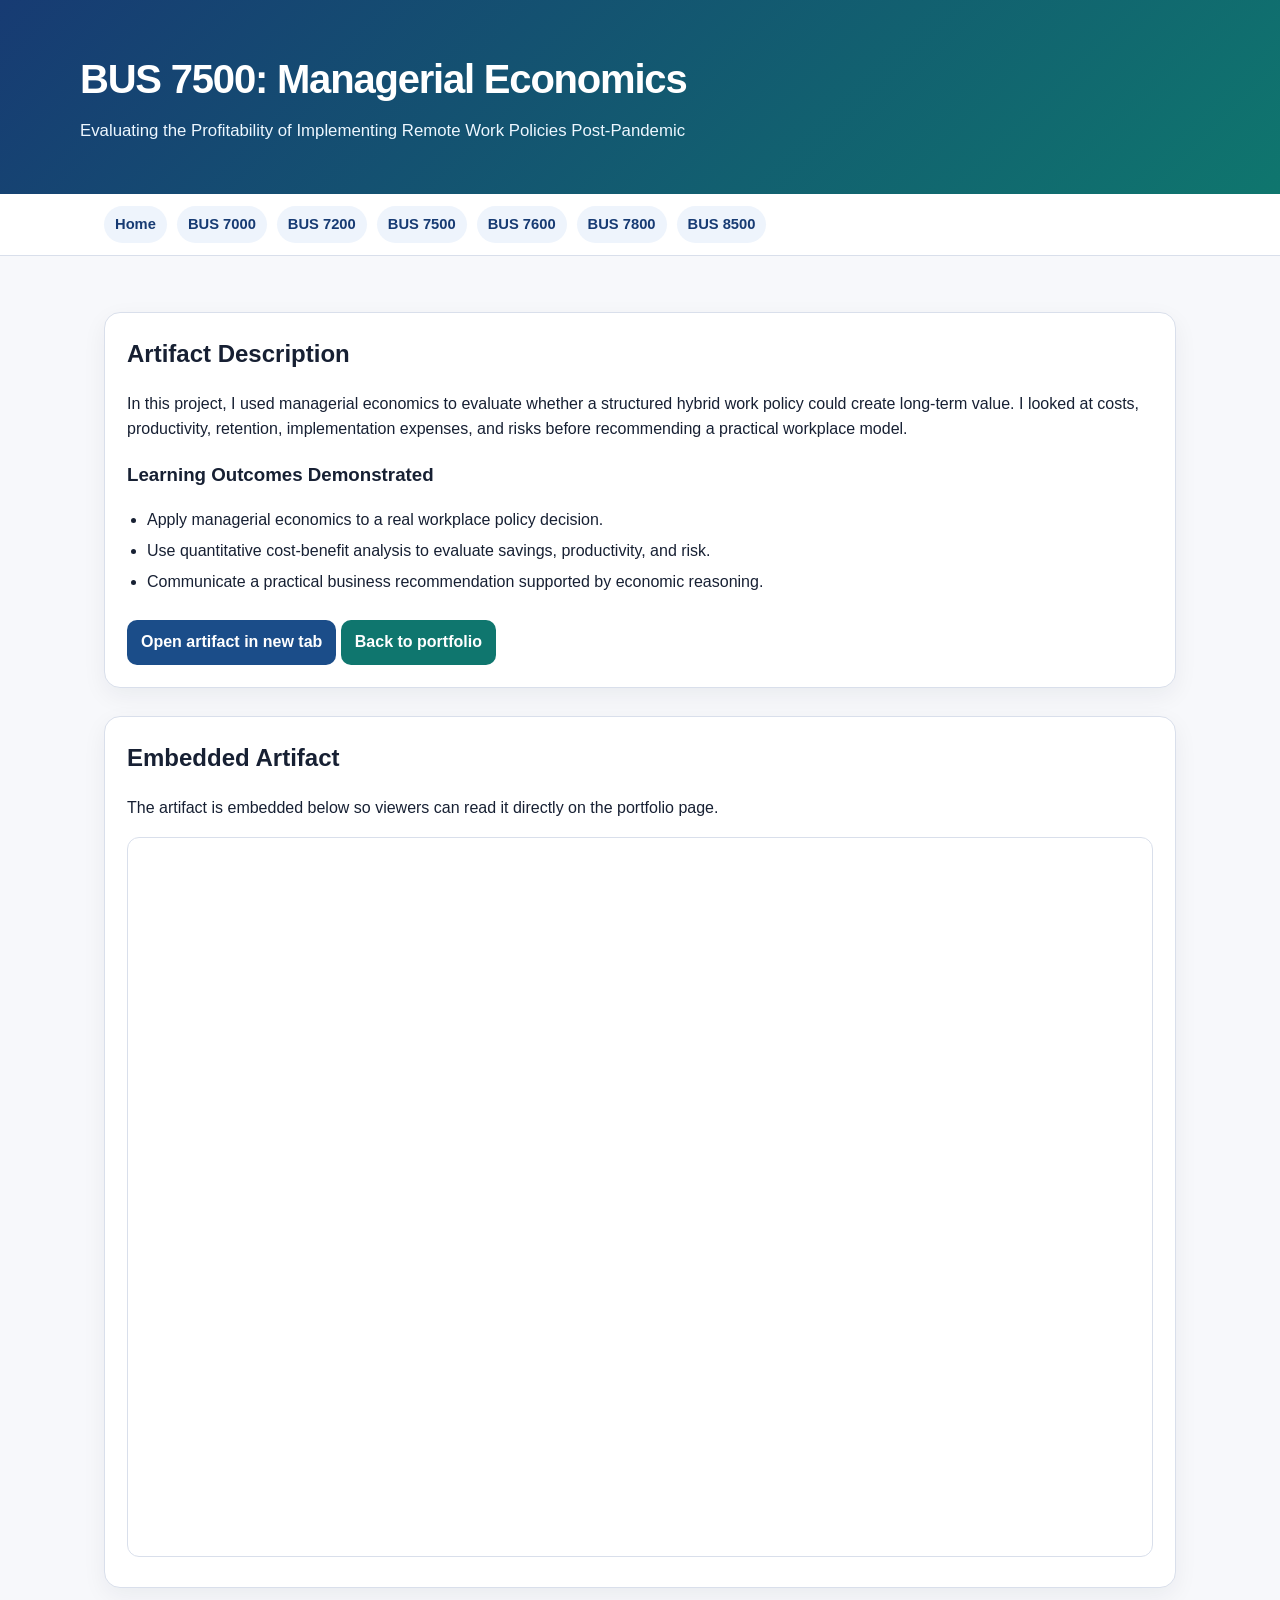
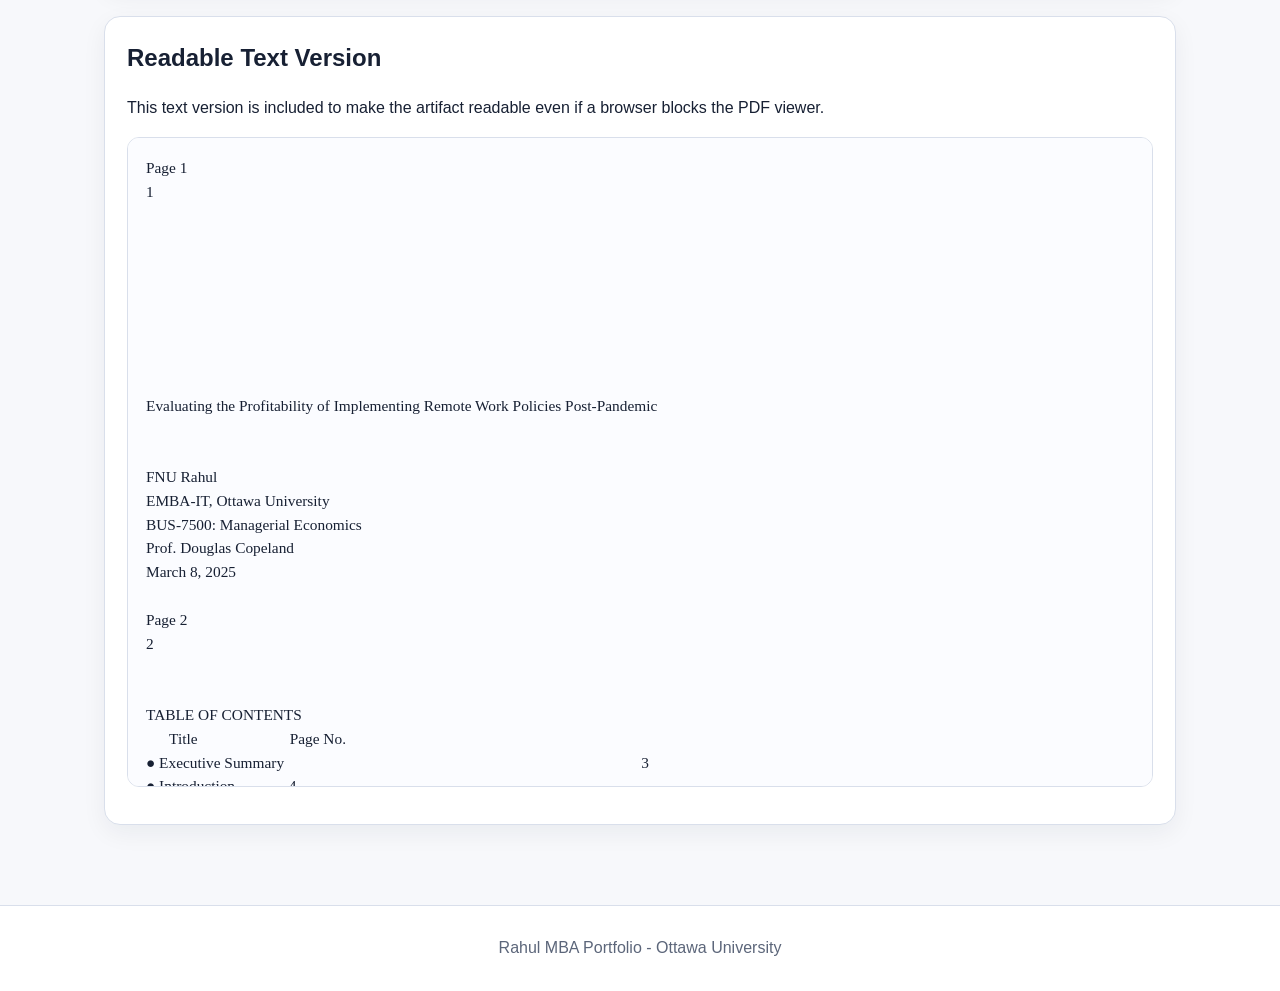
<file: bus7500.html>
<!doctype html>
<html lang="en">
<head>
  <meta charset="utf-8">
  <meta name="viewport" content="width=device-width, initial-scale=1">
  <title>BUS 7500 - Managerial Economics | Rahul MBA Portfolio</title>
  <link rel="stylesheet" href="styles.css">
</head>
<body>
<header><div class="header-inner"><h1>BUS 7500: Managerial Economics</h1><p>Evaluating the Profitability of Implementing Remote Work Policies Post-Pandemic</p></div></header>
<nav><div class="nav-inner"><a href="index.html">Home</a><a href="bus7000.html">BUS 7000</a><a href="bus7200.html">BUS 7200</a><a href="bus7500.html">BUS 7500</a><a href="bus7600.html">BUS 7600</a><a href="bus7800.html">BUS 7800</a><a href="bus8500.html">BUS 8500</a></div></nav>
<main>
  <section class="card">
    <h2>Artifact Description</h2>
    <p>In this project, I used managerial economics to evaluate whether a structured hybrid work policy could create long-term value. I looked at costs, productivity, retention, implementation expenses, and risks before recommending a practical workplace model.</p>
    <h3>Learning Outcomes Demonstrated</h3>
    <ul class="outcomes-list">
      <li>Apply managerial economics to a real workplace policy decision.</li>
      <li>Use quantitative cost-benefit analysis to evaluate savings, productivity, and risk.</li>
      <li>Communicate a practical business recommendation supported by economic reasoning.</li>
    </ul>
    <a class="btn" href="assets/bus7500_remote_work_economics.pdf" target="_blank" rel="noopener">Open artifact in new tab</a>
    <a class="btn secondary" href="index.html">Back to portfolio</a>
  </section>
  <section class="card">
    <h2>Embedded Artifact</h2>
    <p class="muted">The artifact is embedded below so viewers can read it directly on the portfolio page.</p>
    <iframe src="assets/bus7500_remote_work_economics.pdf#toolbar=1" title="Evaluating the Profitability of Implementing Remote Work Policies Post-Pandemic"></iframe>
  </section>
  <section class="card">
    <h2>Readable Text Version</h2>
    <p>This text version is included to make the artifact readable even if a browser blocks the PDF viewer.</p>
    <pre class="artifact-text">Page 1
1
  
 
 
 
 
 
 
 
Evaluating the Profitability of Implementing Remote Work Policies Post-Pandemic 
 
 
FNU Rahul 
EMBA-IT, Ottawa University 
BUS-7500: Managerial Economics 
Prof. Douglas Copeland 
March 8, 2025

Page 2
2
  
 
TABLE OF CONTENTS 
      Title                        Page No. 
● Executive Summary                                                                                             3 
● Introduction              4 
● Problem Definition             4 
● Analysis of the Problem            4 
o Operational Costs            4 
o Productivity Considerations           5 
o Employee Satisfaction and Retention          5 
● Industry Analysis             5 
o Empirical Studies            5 
o Case Studies             6 
● Economic Analysis             6 
o Costs and Benefits             6 
▪ Estimated Initial Costs          6 
▪ Estimated Annual Savings          6 
o Financial Projections                                                                     6  
 
● Proposed Solution             7 
 
o Implementation Steps            7 
 
● Risk Management             7 
● Future Considerations                        8 
● Conclusion              8 
● References              9

Page 3
3
  
 
EXECUTIVE SUMMARY 
Problem: Organizations face strategic decisions on workplace structures post -pandemic—
either returning fully to traditional office environments or continuing remote work. This 
decision significantly impacts costs, productivity, and employee satisfaction. 
Proposed Solution: Implement a structured hybrid remote work model tailored to 
departmental productivity assessments and employee roles. 
Expected Outcomes:  
I. Significant reduction in office space and utility expenses (~30% annual savings). 
II. Productivity gains of approximately 10-15% in departments suited for remote work. 
Implementation Costs: 
I. Initial IT infrastructure and cybersecurity investments: ~$100,000. 
II. Ongoing annual expenses (home office stipends and training): ~$20,000. 
Financial Projections: 
I. Estimated annual savings: 
a. Office-related costs: ~$150,000 
b. Employee turnover and hiring: ~$50,000 
c. Productivity improvement: ~$60,000 
II. Total projected annual net benefit (post-initial year): ~$210,000 
Risk Management Strategies: 
I. Regular productivity assessments and adaptive policy management. 
II. Enhanced cybersecurity protocols. 
Conclusion: 
The structured hybrid remote work policy presents a profitable, sustainable long -term 
strategy, effectively balancing financial incentives with employee productivity and 
satisfaction.

Page 4
4
  
 
INTRODUCTION  
The COVID -19 pandemic has shifted global workplace standards, resulting in the 
widespread adoption of remote work. Businesses now face critical strategic decisions regarding 
workplace models moving forward. This report evaluates a technology consulting fir m&#x27;s best 
path forward, adopting a hybrid remote working policy to maximize long-term profitability. 
 
PROBLEM DEFINITION  
The central issue is determining how to balance costs, productivity, and employee 
satisfaction when deciding workplace policies. Fully returning to office work may negatively 
impact finances due to high overhead costs, while purely remote work could introd uce new 
costs, productivity variability, and potential risks to organizational culture. 
 
ANALYSIS OF THE PROBLEM 
I. OPERATIONAL COSTS  
a. Maintaining traditional office space post-pandemic requires significant fixed 
and variable costs: 
i. Rent and property maintenance 
ii. Utilities and office equipment 
iii. Commuting and transport subsidies for employees 
b. Conversely, transitioning to remote work introduces other costs, including: 
i. IT infrastructure enhancements 
ii. Cybersecurity upgrades 
iii. Home office setup subsidies 
iv. Productivity Considerations

Page 5
5
  
 
II. PRODUCTIVITY CONSIDERATIONS 
a. Research has consistently shown that remote working can lead to varying 
productivity outcomes across roles: 
i. Tasks involving deep individual work typically experience 
productivity gains in remote settings. 
ii. Tasks requiring creative collaboration or strategic brainstorming might 
experience reduced productivity without regular face-to-face 
interactions. 
 
III. EMPLOYEE SATISFACTION AND RETENTION 
Employee satisfaction has a direct financial impact, influencing turnover and 
hiring costs. Hybrid models offering flexibility are particularly attractive to highly 
skilled employees. Dissatisfaction with rigid work policies can significantly affect 
turnover rates and recruitment effectiveness. 
 
INDUSTRY ANALYSIS 
I. EMPIRICAL STUDIES 
The U.S. Remote Work Survey conducted by PwC reported that 83% of 
executives identified remote work as beneficial for productivity and employee 
satisfaction (PwC, 2021). Additionally, Gartner noted that hybrid models reduce 
office-related expenses up to 30% and notably enhance employee satisfaction and 
retention (Gartner, 2022).

Page 6
6
  
 
II. CASE STUDIES 
a. Companies such as Salesforce and Microsoft provide relevant industry 
benchmarks: 
i. Salesforce adopted hybrid policies, reducing overhead and improving 
employee satisfaction (Salesforce, 2021). 
ii. Microsoft reported a substantial increase in employee productivity and 
innovation when adopting hybrid arrangements (Microsoft, 2021). 
 
ECONOMIC ANALYSIS 
I. COSTS AND BENEFITS 
A detailed cost-benefit analysis helps clarify the value of adopting a hybrid 
model.  
a. ESTIMATED INITIAL COSTS 
i. IT infrastructure upgrades: approximately $100,000 
ii. Annual maintenance and cybersecurity costs: approximately $20,000 
b. ESTIMATED ANNUAL SAVINGS 
i. Reduction in office rental space and operational costs: $150,000 
ii. Improved employee retention and recruitment savings: $50,000 
iii. Increased productivity savings, conservatively estimated at $60,000 
 
II. FINANCIAL PROJECTIONS 
a. Year 1: Estimated Net Cost of $120,000 (one-time infrastructure cost plus 
ongoing expenses) 
b. Year 2 and Beyond: Estimated Net Benefit of $210,000 annually

Page 7
7
  
 
Over five years, the estimated cumulative financial benefit would exceed $720,000, 
clearly justifying the initial expense. 
 
PROPOSED SOLUTION 
A structured hybrid work policy is recommended, emphasizing a data-driven, tailored 
approach: 
i. Individual productivity assessments determine optimal remote work allocation 
per department. 
ii. Technology investment will ensure secure and seamless remote operations. 
iii. Hybrid work flexibility policies were developed clearly and transparently to 
maximize engagement. 
 
I. IMPLEMENTATION STEPS 
a. Conduct departmental productivity assessments and identify remote-
friendly tasks. 
b. Invest in secure, robust communication technology and cybersecurity. 
c. Establish clear remote-work policies and performance tracking systems. 
d. Provide ongoing training and resources to support employee adaptation. 
 
RISK MANAGEMENT 
Potential risks and mitigations include: 
i. Cybersecurity: Invest in robust cybersecurity solutions, conduct regular risk 
assessments, and ensure continuous employee training to mitigate security 
risks.

Page 8
8
  
 
ii. Communication Efficiency: Implement standardized communication 
protocols and collaboration tools to avoid miscommunications and ensure 
project alignment. 
iii. Employee Isolation: Develop structured hybrid schedules promoting regular 
in-office interactions to sustain team cohesion and support employee mental 
health. 
 
FUTURE CONSIDERATIONS 
Additional strategies outside the current scope that merit further exploration: 
i. Continuous review and adjustment of hybrid policies based on productivity 
data. 
ii. Examination of long-term remote work implications for innovation. 
iii. Further study into environmental impacts and sustainability benefits from 
reduced commuting and office space use. 
 
CONCLUSION 
Implementing a structured hybrid remote work policy is a profitable, strategic 
decision for the long term. This model effectively balances financial benefits, 
employee satisfaction, and productivity (Froeb et al., 2023), creating a sustainable 
competitive advantage. While initial costs are considerable, they are significantly 
outweighed by ongoing savings and productivity gains, making the hybrid policy the 
most economically sound choice.

Page 9
9
  
 
REFERENCES 
1. Froeb, L. M., McCann, B. T., Ward, M. R., &amp; Shor, M. (2023). Managerial 
economics: A problem solving approach (6th ed.). Cengage Learning. 
2. Gartner. (2022). Hybrid work: The new strategic imperative. Retrieved from 
https://www.gartner.com/en/human-resources/insights/managing-hybrid-
workforce 
3. PwC. (2021). Future of work and skills survey 2021. Retrieved from 
https://www.pwc.com/cb/en/issues/assets/future-of-work-and-skills-survey-
2021.pdf 
4. Microsoft. (2021). The next great disruption is hybrid work—Are we ready? 
Retrieved from https://www.microsoft.com/en-us/worklab/work-trend-index 
5. Salesforce. (2021). The future of work: Productive anywhere. Retrieved from 
https://www.salesforce.com/news/stories/hybrid-workplace/</pre>
  </section>
</main>
<footer>Rahul MBA Portfolio - Ottawa University</footer>
</body></html>
</file>
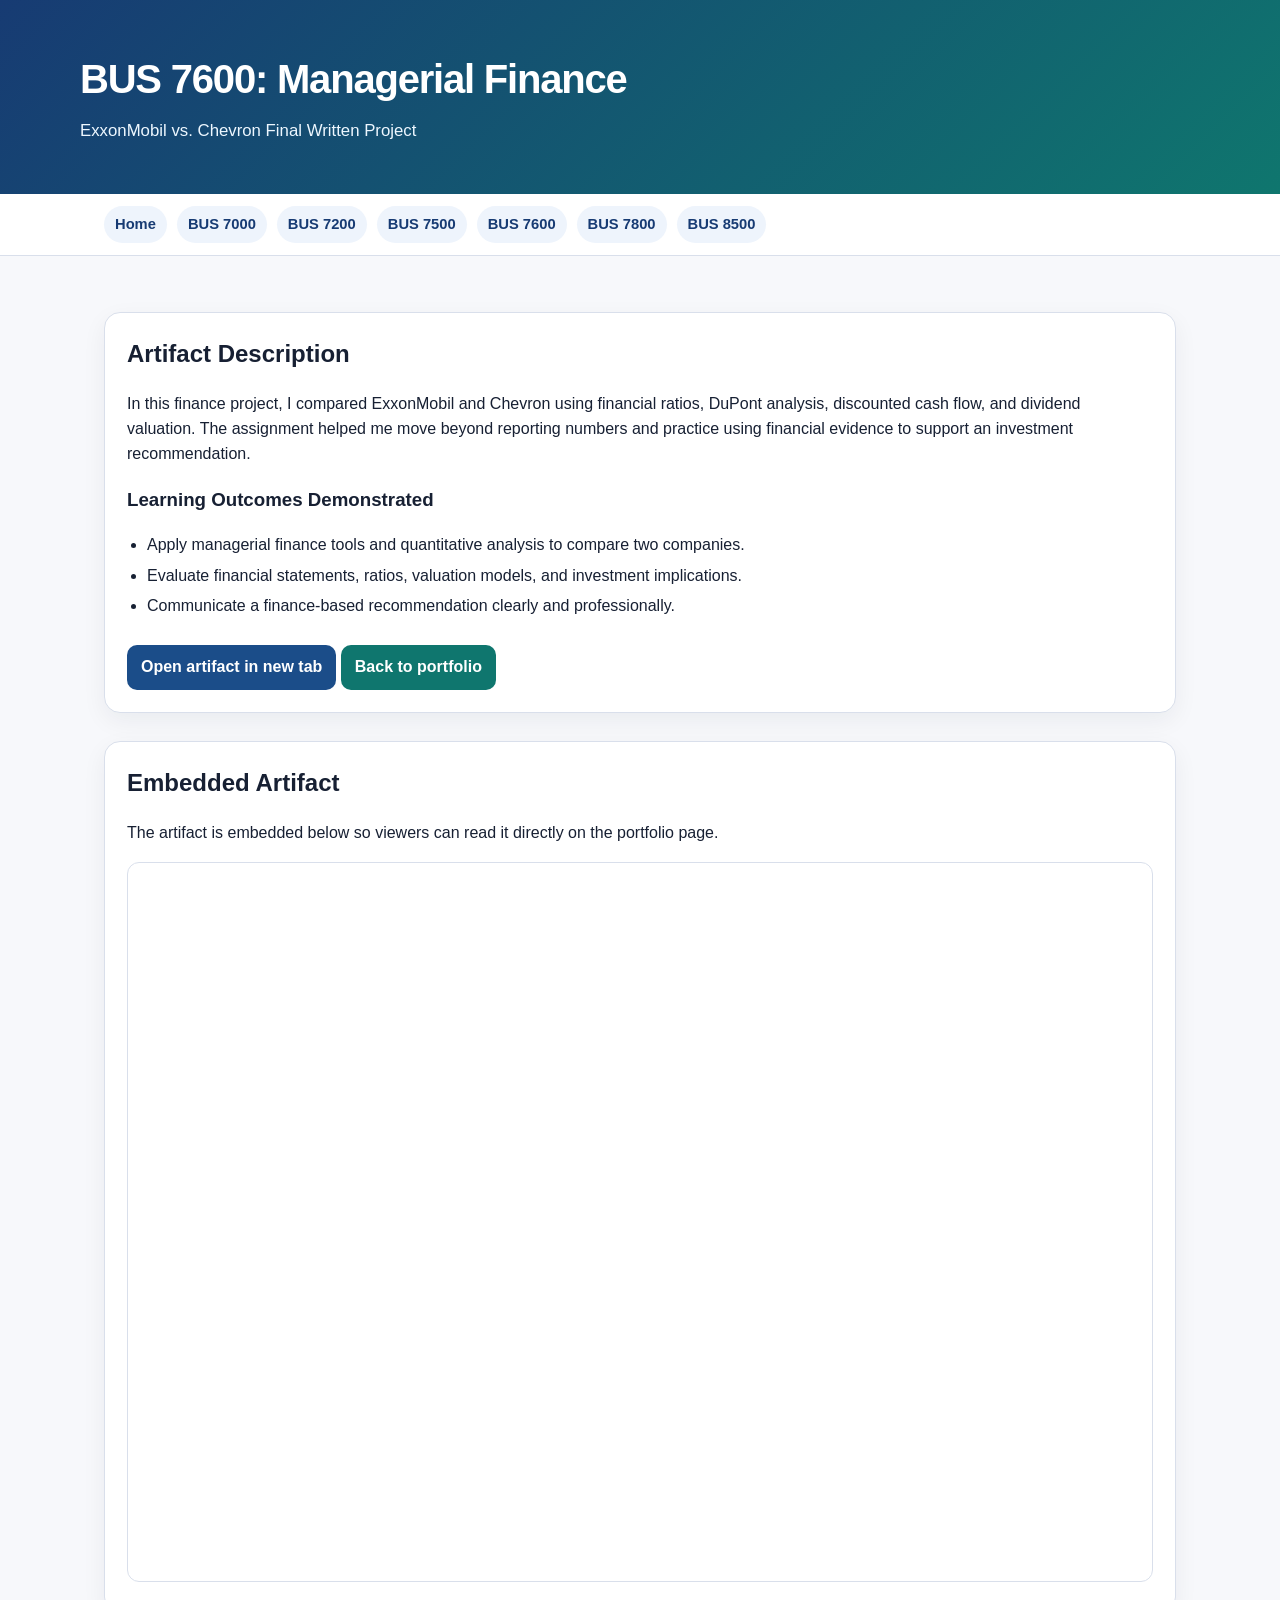
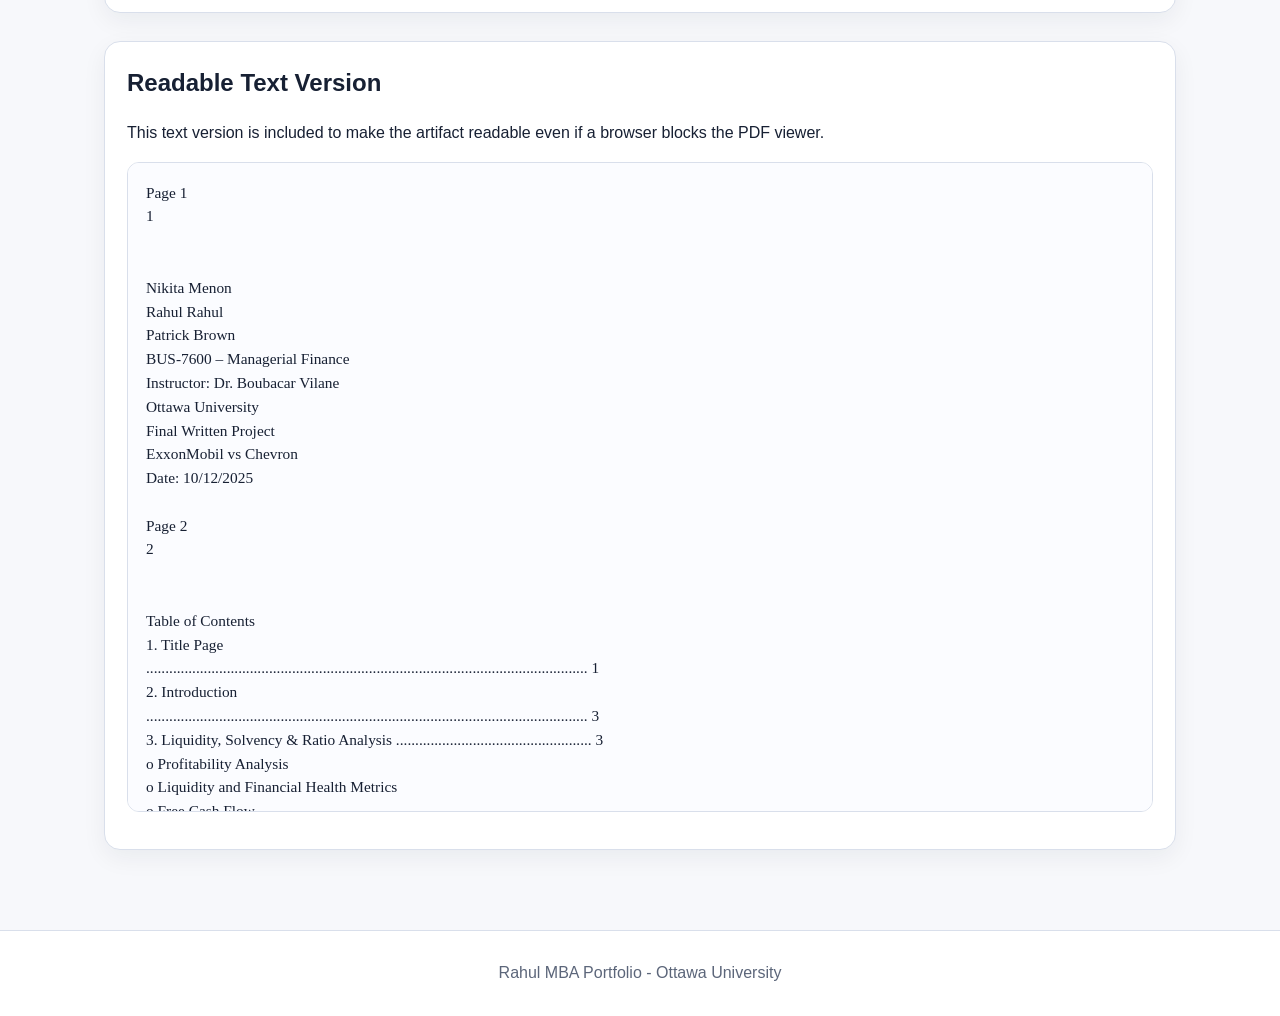
<file: bus7600.html>
<!doctype html>
<html lang="en">
<head>
  <meta charset="utf-8">
  <meta name="viewport" content="width=device-width, initial-scale=1">
  <title>BUS 7600 - Managerial Finance | Rahul MBA Portfolio</title>
  <link rel="stylesheet" href="styles.css">
</head>
<body>
<header><div class="header-inner"><h1>BUS 7600: Managerial Finance</h1><p>ExxonMobil vs. Chevron Final Written Project</p></div></header>
<nav><div class="nav-inner"><a href="index.html">Home</a><a href="bus7000.html">BUS 7000</a><a href="bus7200.html">BUS 7200</a><a href="bus7500.html">BUS 7500</a><a href="bus7600.html">BUS 7600</a><a href="bus7800.html">BUS 7800</a><a href="bus8500.html">BUS 8500</a></div></nav>
<main>
  <section class="card">
    <h2>Artifact Description</h2>
    <p>In this finance project, I compared ExxonMobil and Chevron using financial ratios, DuPont analysis, discounted cash flow, and dividend valuation. The assignment helped me move beyond reporting numbers and practice using financial evidence to support an investment recommendation.</p>
    <h3>Learning Outcomes Demonstrated</h3>
    <ul class="outcomes-list">
      <li>Apply managerial finance tools and quantitative analysis to compare two companies.</li>
      <li>Evaluate financial statements, ratios, valuation models, and investment implications.</li>
      <li>Communicate a finance-based recommendation clearly and professionally.</li>
    </ul>
    <a class="btn" href="assets/bus7600_exxonmobil_vs_chevron_finance.pdf" target="_blank" rel="noopener">Open artifact in new tab</a>
    <a class="btn secondary" href="index.html">Back to portfolio</a>
  </section>
  <section class="card">
    <h2>Embedded Artifact</h2>
    <p class="muted">The artifact is embedded below so viewers can read it directly on the portfolio page.</p>
    <iframe src="assets/bus7600_exxonmobil_vs_chevron_finance.pdf#toolbar=1" title="ExxonMobil vs. Chevron Final Written Project"></iframe>
  </section>
  <section class="card">
    <h2>Readable Text Version</h2>
    <p>This text version is included to make the artifact readable even if a browser blocks the PDF viewer.</p>
    <pre class="artifact-text">Page 1
1 
 
 
Nikita Menon 
Rahul Rahul 
Patrick Brown 
BUS-7600 – Managerial Finance 
Instructor: Dr. Boubacar Vilane 
Ottawa University 
Final Written Project 
ExxonMobil vs Chevron 
Date: 10/12/2025

Page 2
2 
 
 
Table of Contents 
1. Title Page 
................................................................................................................... 1 
2. Introduction 
................................................................................................................... 3 
3. Liquidity, Solvency &amp; Ratio Analysis ................................................... 3 
o Profitability Analysis 
o Liquidity and Financial Health Metrics 
o Free Cash Flow 
4. Business Lines, MD&amp;A &amp; DuPont Analysis ................................................. 4 
o Primary Lines of Business (10-K Overview) 
o Industry Dominance 
o MD&amp;A: Leverage and Debt Financing 
o DuPont 3-Step and 5-Step Analysis 
5. Valuation Models &amp; Investment Call ............................................................ 8 
o Free Cash Flow to Firm (FCFF) / WACC DCF Model 
o Sensitivity Analysis 
o Dividend Discount Model (DDM) 
o Valuation Tables and Charts 
6. Investment Recommendation ...................................................................... 11 
o Comparative Strengths and Risks 
o Final Investment Call 
7. Conclusion ..................................................................................................... 12 
8. References (APA) ....................................................................................... 13

Page 3
3 
 
 
Introduction 
The purpose of this project is to conduct a detailed financial and strategic comparison 
between ExxonMobil Corporation (XOM) and Chevron Corporation (CVX), two of the 
largest integrated energy companies in the world. Both firms operate across the upstream 
(exploration and production) and downstream (refining and marketing) segments. 
ExxonMobil also maintains additional exposure to chemical and specialty product lines, 
while Chevron focuses on renewable initiatives and carbon capture technologies. This 
study evaluates each company’s financial performance for Fiscal Year 2024, using data 
from SEC Form 10-K filings, Yahoo Finance, and MSN Money. 
The analysis evaluates liquidity, solvency, profitability, operational efficiency, and 
shareholder value creation through a combination of ratio analysis, DuPont 
decomposition, and valuation modeling. Each section builds toward a comprehensive 
financial assessment, starting with liquidity and leverage comparisons, then exploring 
business structure and management discussion insights, and concluding with Discounted 
Cash Flow (DCF) and Dividend Discount Model (DDM) valuations. By integrating both 
quantitative and qualitative perspectives, this report aims to determine which company 
shows stronger financial health, operational efficiency, and long-term growth potential in 
today’s evolving energy landscape. 
Liquidity, Solvency &amp; Ratio Analysis 
Chevron operates through two primary segments: Upstream and Downstream. The 
upstream division focuses on exploration, development, production, and transportation of 
crude oil and natural gas. The downstream segment refines crude oil, produces

Page 4
4 
 
 
byproducts, and is investing in renewable energy and carbon capture technologies. 
ExxonMobil has a similar organizational structure, with its upstream segment exploring 
and producing crude oil, natural gas, and liquids, while its energy products division 
produces petroleum products such as gasoline, diesel, jet fuel, and heating oil. 
 Profitability Analysis 
 
 Liquidity and Financial Health Metrics 
 
Current Ratio

Page 5
5 
 
 
 
Free Cash Flow

Page 6
6 
 
 
The current ratio, quick ratio, total debt ratio, and debt-to-equity ratio show that both 
Chevron and ExxonMobil maintain strong liquidity and conservative capital structures. 
However, Chevron demonstrates slightly better balance sheet strength across leverage 
metrics (Chevron Corporation, 2024; ExxonMobil Corporation, 2024). Both companies 
report nearly identical current ratios of 0.98 for Chevron and 0.97 for ExxonMobil, 
indicating adequate short-term liquidity with current assets roughly equal to current 
liabilities. The quick ratios are also similar: 0.67 for Chevron and 0.65 for ExxonMobil. 
The leverage ratios differentiate their financial strategies. Chevron’s total debt ratio of 
10.4% is slightly lower than ExxonMobil’s 11.8%, and its debt-to-equity ratio of 17% vs. 
Exxon’s 23% reflects a more conservative capital approach. ExxonMobil’s slightly 
higher leverage suggests that management is comfortable using modest debt levels to 
finance large-scale operations and capital-intensive projects, such as its chemicals 
manufacturing business. 
Business Lines, MD&amp;A &amp; DuPont Analysis 
Primary lines of business (from 10-K) 
ExxonMobil (XOM): The Form 10-K identifies four main segments: Upstream, Energy 
Products (Refining &amp; Marketing), Chemical Products, and Specialty Products (such as 
lubricants). 
Chevron (CVX): Chevron reports two principal segments: Upstream (exploration &amp; 
production) and Downstream (refining &amp; marketing). Chemical activities are mainly 
conducted through its CPChem equity affiliate (Chevron SEC Report, 2024).

Page 7
7 
 
 
ExxonMobil’s broader business mix, especially its Chemicals and Specialty divisions, 
provides stability when refining margins tighten. Chevron’s results are more sensitive to 
fluctuations in upstream production and downstream margins. 
Which firm is dominant? 
Using FY2024 scale and performance: 
Revenue (FY2024): XOM ≈ $329.4B vs CVX ≈ $202.8B. Exxon is ~1.6× Chevron on 
top-line scale (from Yahoo Finance income statement). 
Net income (FY2024): XOM $33.7B; CVX $17.7B (company/Yahoo). (ExxonMobil 
Financial Results, 2024) 
Total assets (12/31/2024): XOM $453.5B (ExxonMobil Financial Results, 2024); CVX 
$256.9B (Chevron Financial Results, 2024) 
Reserves / Resource scale (disclosure snapshots): Chevron cites net un-risked Permian 
resources ~24 Bboe YE2024 in its AR Supplement (Chevron Financial Results, 2024); 
the supplement also points to the 10-K for definitions. Exxon’s full proved reserve tables 
are in its 10-K; across developed/undeveloped categories, Exxon’s proved base exceeds 
Chevron’s. 
Call: Exxon is the dominant U.S. integrated major on revenue, earnings power, and asset 
base, with a more diversified footprint. 
 
MD&amp;A: leverage / debt-financing ratios 
Exxon Mobil Management frames balance-sheet strength using debt-to-capital and net-
debt-to-capital. In the FY2024 results release, Exxon reports debt-to-capital ~13% and

Page 8
8 
 
 
net-debt-to-capital ~6%, highlighting “fortress” balance sheet discipline supporting 
investment and dividends/buybacks. (ExxonMobil Financial Results, 2024) 
 
Chevron’s 2024 report explicitly presents debt ratio and net-debt ratio in its year-
end materials; the company’s Annual Report Supplement directs readers to the Form 10-
K pages 52–53 for the definitions and calculation methodology of total debt and net-debt 
ratio. Year-end commentary references debt ≈ low-tens and net-debt ≈ ~10%. (Chevron 
Financial Results, 2024) 
 
Takeaway: Both firms use (net) debt-to-capital-style ratios to frame leverage in 
MD&amp;A. Exxon runs the lower net leverage, while Chevron balances low-teens leverage 
with very large cash returns to shareholders. (ExxonMobil Financial Results, 2024) 
 
 
 
DuPont Analysis (FY 2024) 
Three-step: 
ROE = (Net Profit Margin) × (Asset Turnover) × (Equity Multiplier) 
Five-step (expanded): 
ROE = (NI/EBT) × (EBT/EBIT) × (EBIT/Sales) × (Sales/Assets) × (Assets/Equity) 
 
Inputs (sourced) 
Exxon (XOM) FY2024

Page 9
9 
 
 
Sales (Yahoo Finance): $329.385B; Net income (company): $33.7B; Total assets 
(’24/’23): $453.475B / $376.317B; Total equity (’24/’23): $270.606B / $212.538B 
 
Chevron (CVX) FY2024 
Sales (Yahoo Finance): ~$202.792B; Net income: $17.661B (Yahoo/YF article); Total 
assets (’24/’23): $256.938B / $261.632B; Total equity (’24/’23): $153.157B / $161.929B 
 
(Averages use simple averages of 2023–2024 year-end balances, consistent with the 
DuPont convention.) 
 
Exhibit A - DuPont (3-step, FY2024) 
 Exxon (XOM) Chevron (CVX) 
Sales, $B 329.385 202.792 
Net income, $B 33.700 17.661 
Avg assets, $B 414.896 259.285 
Avg equity, $B 241.572 157.543 
Profit margin (NI/Sales) 10.23% 8.71% 
Asset turnover (Sales/Avg Assets) 0.794× 0.782× 
Equity multiplier (Avg Assets/Avg Equity) 1.717× 1.646× 
ROE 13.95% 11.21% 
 
Interpretation:

Page 10
10 
 
 
• Margins: Exxon’s FY2024 net margin (~10.2%) is higher than Chevron’s 
(~8.7%). This aligns with Exxon’s broader integration (Chemicals &amp; Specialty) that 
supports consolidated profitability. 
• Asset efficiency: Exxon’s asset turnover (0.79×) beats Chevron’s (0.78×), 
indicating slightly better utilization/throughput of a much larger asset base. 
• Leverage: Both firms run conservative leverage (equity multipliers ~1.6–1.7×), 
consistent with the low (net) debt-to-capital targets discussed in MD&amp;A. 
 
Exhibit B - DuPont (5-step, FY2024) 
We expand profit margin into: Tax burden (NI/EBT) × Interest burden (EBT/EBIT) × 
Operating margin (EBIT/Sales). 
 
From Yahoo/company income statements: both companies show low interest expense 
relative to EBIT, so interest burden ≈ 0.95–0.98 (minimal drag). Effective tax rates are 
broadly in the mid-20s, making tax burden ≈ 0.75–0.80. The differentiator is operating 
margin (EBIT/Sales), where Exxon’s integrated mix tends to run a slightly higher EBIT 
margin than Chevron in 2024, given downstream margin pressure at Chevron. 
 
Bottom line on ROE drivers (5-step view) 
● Exxon’s higher ROE is driven primarily by operating margin and asset turnover, 
not by leverage or taxes. 
● Chevron trails mainly on EBIT/Sales and marginally on turnover in 2024; the 
leverage policy is similarly conservative.

Page 11
11 
 
 
 
What does this means?  
 
• Business model contrast: Exxon’s four-segment integration provides 
earnings resilience and throughput advantages; Chevron’s simpler two-
segment profile leans more heavily on Upstream and downstream margin 
conditions. 
 
• Dominance: On revenue, net income, assets, and reserves/resources 
breadth, Exxon is the larger, more diversified operator in FY2024. 
 
• MD&amp;A framing: Both management teams use (net) debt-to-capital as the 
headline leverage metric. Exxon’s net leverage is lower; Chevron pairs 
low leverage with very high shareholder returns (buybacks + dividends). 
 
• ROE drivers: 2024 ROE = ~14% (XOM) vs ~11% (CVX). The profit 
margin (EBIT/Sales) and asset turnover-leverage is not the story. 
 
Valuation Models &amp; Investment Call 
• Exxon Mobil (XOM) vs Chevron (CVX): Valuation and Investment Analysis 
• Valuation Models &amp; Analysis 
• Free Cash Flow to Firm (FCFF) / WACC DCF Model

Page 12
12 
 
 
• The Free Cash Flow to Firm (FCFF) model discounts future cash flows using the 
Weighted Average Cost of Capital (WACC) to estimate enterprise value. 
Subtracting net debt yields equity value, which, divided by outstanding shares, 
provides an implied share price. 
Metric Exxon Mobil Chevron 
Operating Cash Flow 
(2024) 
$55.0B $31.5B 
Free Cash Flow (2024) $34.4B $15.0B 
Capital Expenditures 
(2024) 
$20.6B $16.4B 
Net Debt TBD TBD 
Shares Outstanding TBD TBD 
Long-term Growth (g) 2.5% 2.5% 
WACC 8.8% 8.5%

Page 13
13 
 
 
DCF projections over five years, assuming a terminal growth rate of 2.5%, suggest that 
ExxonMobil is modestly undervalued ($130–140 per share) while Chevron is near fair 
value ($155–160 per share). 
Figure 1: Exxon Valuation Sensitivity (±1% WACC, ±1% Growth) 
 
Dividend Discount Model (DDM) 
The Gordon Growth Model (P₀ = D₁ / (r − g)) is applied to Exxon and Chevron using 
recent dividends and estimated growth. The DDM tends to undervalue firms like Exxon 
that reinvest heavily, but it’s useful for cross-checking cash flow-based valuations.

Page 14
14 
 
 
Company Next Dividend 
(D₁) 
Cost of Equity 
(r) 
Growth Rate 
(g) 
Implied Value 
Exxon Mobil $4.00 9.3% 3% $63.50 
Chevron $6.76 9.5% 3% $104.00 
A ±1% variation in the cost of equity or growth rate changes implied values materially, 
underscoring the model’s sensitivity. 
The DDM confirms that ExxonMobil reinvests heavily and may appear undervalued on a 
dividend basis. Sensitivity analysis shows that even small shifts in WACC or growth 
assumptions significantly affect implied value. 
Investment Call 
ExxonMobil demonstrates stronger free cash flow generation, valuation resilience, and a 
higher margin of safety under DCF assumptions. Chevron remains a strong dividend 
payer but offers less potential. 
Recommendation: 
● ExxonMobil (XOM): BUY / OVERWEIGHT 
 
● Chevron (CVX): HOLD / UNDERWEIGHT

Page 15
15 
 
 
Key risks include oil price volatility, capital intensity, and the ongoing energy transition. 
ExxonMobil’s diversified portfolio helps mitigate these factors better than Chevron’s 
more concentrated structure. 
 
Conclusion 
The comparative analysis identifies ExxonMobil as the more dominant and financially 
stable energy major in 2024. While both firms maintain strong balance sheets, Chevron’s 
lower leverage slightly improves its liquidity position. However, ExxonMobil’s higher 
profitability, stronger asset utilization, and superior ROE (13.95% vs. 11.21%) highlight 
its operational advantage. 
Valuation results reinforce this position: ExxonMobil’s DCF-based fair value ($130–140) 
indicates moderate undervaluation, while Chevron’s ($155–160) suggests limited upside. 
Both maintain disciplined capital structures and shareholder-focused strategies, but 
ExxonMobil’s diversified business model provides greater resilience in shifting market 
conditions. 
Final Recommendation: ExxonMobil is rated BUY, and Chevron is rated HOLD. 
ExxonMobil’s integrated operations, consistent free cash flow, and lower relative risk 
position it as the stronger long-term investment opportunity. 
 References (APA)

Page 16
16 
 
 
ExxonMobil Financial Statements (2024). 
https://corporate.exxonmobil.com/news/news-releases/2025/0131_exxonmobil-
announces-2024-results. 
Chevron Financial Statements (2024). https://www.chevron.com/-/media/shared-
media/documents/2024-chevron-annual-report-supplement.pdf 
ExxonMobil SEC Report (2024). 
https://www.sec.gov/Archives/edgar/data/34088/000003408825000010/xom-
20241231.htm 
Chevron SEC Report (2024). 
https://www.sec.gov/Archives/edgar/data/93410/000009341025000009/cvx-
20241231.htm</pre>
  </section>
</main>
<footer>Rahul MBA Portfolio - Ottawa University</footer>
</body></html>
</file>
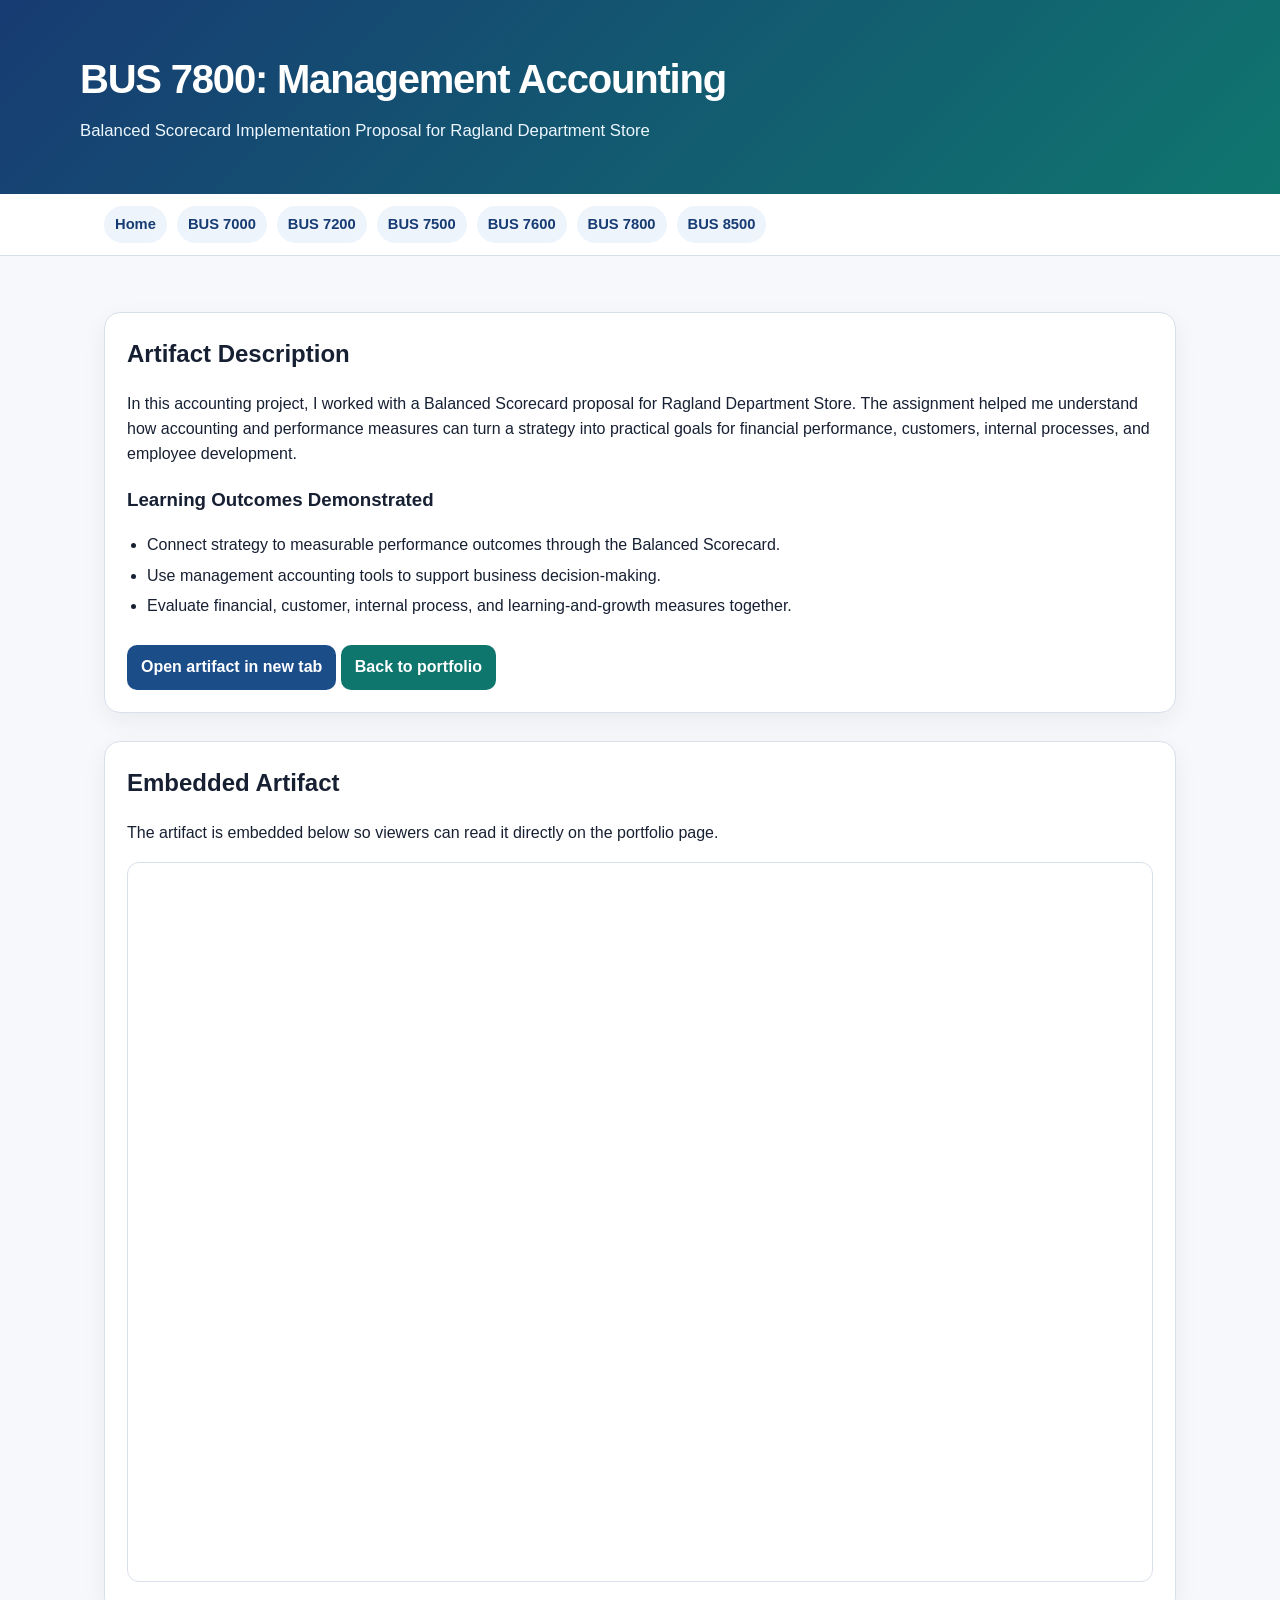
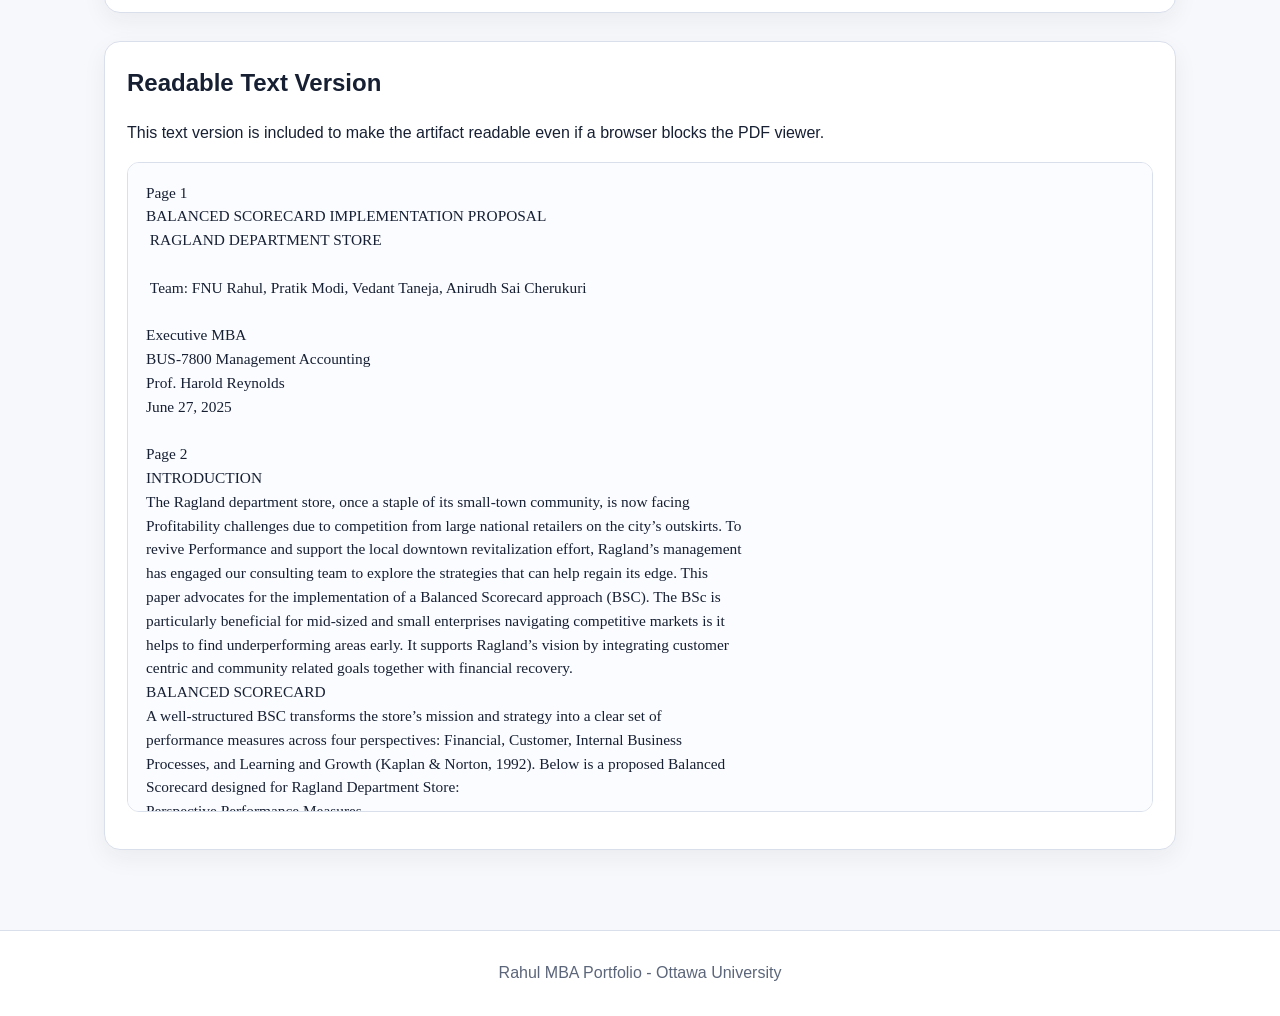
<file: bus7800.html>
<!doctype html>
<html lang="en">
<head>
  <meta charset="utf-8">
  <meta name="viewport" content="width=device-width, initial-scale=1">
  <title>BUS 7800 - Management Accounting | Rahul MBA Portfolio</title>
  <link rel="stylesheet" href="styles.css">
</head>
<body>
<header><div class="header-inner"><h1>BUS 7800: Management Accounting</h1><p>Balanced Scorecard Implementation Proposal for Ragland Department Store</p></div></header>
<nav><div class="nav-inner"><a href="index.html">Home</a><a href="bus7000.html">BUS 7000</a><a href="bus7200.html">BUS 7200</a><a href="bus7500.html">BUS 7500</a><a href="bus7600.html">BUS 7600</a><a href="bus7800.html">BUS 7800</a><a href="bus8500.html">BUS 8500</a></div></nav>
<main>
  <section class="card">
    <h2>Artifact Description</h2>
    <p>In this accounting project, I worked with a Balanced Scorecard proposal for Ragland Department Store. The assignment helped me understand how accounting and performance measures can turn a strategy into practical goals for financial performance, customers, internal processes, and employee development.</p>
    <h3>Learning Outcomes Demonstrated</h3>
    <ul class="outcomes-list">
      <li>Connect strategy to measurable performance outcomes through the Balanced Scorecard.</li>
      <li>Use management accounting tools to support business decision-making.</li>
      <li>Evaluate financial, customer, internal process, and learning-and-growth measures together.</li>
    </ul>
    <a class="btn" href="assets/bus7800_ragland_balanced_scorecard.pdf" target="_blank" rel="noopener">Open artifact in new tab</a>
    <a class="btn secondary" href="index.html">Back to portfolio</a>
  </section>
  <section class="card">
    <h2>Embedded Artifact</h2>
    <p class="muted">The artifact is embedded below so viewers can read it directly on the portfolio page.</p>
    <iframe src="assets/bus7800_ragland_balanced_scorecard.pdf#toolbar=1" title="Balanced Scorecard Implementation Proposal for Ragland Department Store"></iframe>
  </section>
  <section class="card">
    <h2>Readable Text Version</h2>
    <p>This text version is included to make the artifact readable even if a browser blocks the PDF viewer.</p>
    <pre class="artifact-text">Page 1
BALANCED SCORECARD IMPLEMENTATION PROPOSAL 
 RAGLAND DEPARTMENT STORE 
 
 Team: FNU Rahul, Pratik Modi, Vedant Taneja, Anirudh Sai Cherukuri 
 
Executive MBA  
BUS-7800 Management Accounting  
Prof. Harold Reynolds  
June 27, 2025

Page 2
INTRODUCTION 
The Ragland department store, once a staple of its small-town community, is now facing 
Profitability challenges due to competition from large national retailers on the city’s outskirts. To 
revive Performance and support the local downtown revitalization effort, Ragland’s management 
has engaged our consulting team to explore the strategies that can help regain its edge. This 
paper advocates for the implementation of a Balanced Scorecard approach (BSC). The BSc is 
particularly beneficial for mid-sized and small enterprises navigating competitive markets is it 
helps to find underperforming areas early. It supports Ragland’s vision by integrating customer 
centric and community related goals together with financial recovery. 
BALANCED SCORECARD 
A well-structured BSC transforms the store’s mission and strategy into a clear set of 
performance measures across four perspectives: Financial, Customer, Internal Business 
Processes, and Learning and Growth (Kaplan &amp; Norton, 1992). Below is a proposed Balanced 
Scorecard designed for Ragland Department Store: 
Perspective Performance Measures 
Financial 
 
 
 
Net Profit Margin 
Revenue Growth Rate 
Cost of Goods Sold (COGS) as % of Sales 
Return on Assets (ROA) 
Customer 
 
 
 
Customer Satisfaction Score 
Net Promoter Score (NPS) 
Number of Repeat Customers 
Average Transaction Value

Page 3
Internal Business Processes 
 
 
 
Inventory Turnover Rate 
Average Checkout Time 
Stockout Frequency 
Employee Productivity (Sales per Employee) 
Learning and Growth 
 
 
 
Employee Training Hours per Year 
Employee Retention Rate 
Number of Employee Suggestions Implemented 
Internal Promotion Rate 
 
Figure 1. Proposed Balanced Scorecard for Ragland Department Store. 
PERFORMANCE MEASURES 
Financial Perspective 
1. Gross Margin %:  
Gross Margin Percentage measures the profit we retain after accounting for the cost of 
goods sold. As Ragland battles national chains with their economies of scale, improving this 
metric becomes critical to maintain pricing competitiveness while preserving profitability.  
2. Sales Growth Rate:  
This metric tracks YoY revenue changes. The rate must increase through downtown 
revitalization initiatives and targeted marketing to recapture market share. This metric serves as 
the ultimate indicator of whether our revitalization strategy is gaining traction with customers. 
3. Operating Cost Ratio:  
Calculated as operating expenses divided by total revenue, this ratio reveals how 
efficiently we manage store operations. Reducing this ratio through process automation and 
energy-efficient store upgrades will free up capital to be utilized in other areas.

Page 4
4. Inventory Turnover:  
Turnover measures how quickly we sell through stock. Improving turnover through better 
demand forecasting and lean inventory practices can reduce carrying costs by 15-20%, directly 
boosting bottom-line performance. 
Customer Perspective 
1. CSAT:  
CSAT scores (1-5 scale from post-visit surveys) quantify service quality. Improving the 
score to 4.5+ within 18 months require focused staff training on personalized service - a key 
differentiator for downtown retailers (Verhoef et al., 2019) Each 0.5 point increase correlates with 
7-9% revenue growth in department stores. 
2. Repeat Purchase Rate:  
This measures the percentage of customers returning within 90 days. Implementing a 
modern CRM system and loyalty program can boost this metric by 3-5% annually. Our 
calculations show 1% increase in repeat customers generates $150K in annual revenue. 
3. Downtown Market Share:  
We track our sales as a percentage of total downtown retail sales. We need to work 
towards increasing the share through strategic partnerships with downtown businesses and 
community events as this would position Ragland as the anchor retailer amongst others.  
4. Online Reviews Rating:  
Our average star rating on Google/Yelp influences younger shoppers. With only 3.9 stars 
across platforms, improving to 4.3+ stars require systematic review management and resolution 
of common complaints about checkout waits and stock availability.  
Internal Processes Perspective 
1. Checkout Wait Time:

Page 5
This is the average minutes customers spend in line. We need to work towards reducing 
the current checkout wait times to avoid exceeding the 5-minute threshold that triggers customer 
dissatisfaction (Queuing Theory Research, MIT 2022). Implementing mobile checkout stations 
and optimizing staff scheduling can reduce this, potentially improving CSAT by 0.8 points. 
2. Stock Availability Rate:  
We measure how often top-selling items are in stock (target: 98%). Improving 
availability for our top 200 SKUs through better vendor coordination and store-level inventory 
tracking could generate $1.2M in recovered sales annually. 
3. Shrinkage Rate:  
Shrinkage (inventory loss from theft/damage) directly erodes margins. To reduce the 
shrinkage rate, our loss prevention roadmap includes RFID tagging for high-theft categories and 
employee awareness training to target 1.6% within 18 months. 
New Product Launch Speed:  
This tracks days from product selection to shelf placement. Streamlining approval 
processes and vendor partnerships can reduce this to 30 days can help us capitalize on trends, 
enabling Ragland to better compete with fast-fashion chains. 
Learning &amp; Growth Perspective 
1. Employee Training Hours:  
Annual training hours per employee build skills in customer engagement and new tech. 
We recommend implementing monthly &quot;service excellence&quot; workshops. Each additional 10 
training hours correlates with 3% higher CSAT scores.  
2. Employee Retention Rate:  
High retention (%) preserves institutional knowledge of local customers. Improving the 
rate, through better scheduling and career path programs can save $200K annually in 
recruitment/training while preserving institutional knowledge.

Page 6
3. Tech Adoption Rate:  
This measures how quickly staff utilize tools like mobile checkout devices. Only 40% of 
staff use existing tools effectively. Our change management plan includes &quot;tech champions&quot; on 
each shift to drive adoption to 75% within 6 months, critical for inventory accuracy. 
4. Employee Suggestions Implemented:  
Counting staff ideas used quarterly fosters innovation. Implementing just 2 more 
suggestions per quarter (from current 5 to 7) can drive $50K-$100K in annual operational 
savings while boosting engagement. 
NEXT STEPS 
One year after the implementation of Balanced Scorecard, Ragland’s management team 
needs to review the overall progress of the set objectives. The mixed results in these objectives 
are both expected and valuable for us. There are chances of shortcomings in the planning or 
execution that might have been missed earlier which then led to failure for some of the 
objectives. The target for us now would be to identify and assess such issues, analyze any 
interdependencies among other things and find a solution for them. Balanced Scorecard is an 
iterative tool, so such shortcomings are expected, the idea remains to focus on them and modify 
strategies to target these objectives in the forthcoming year. Making these changes to strategy, 
allocating budget to these initiatives would help us reach all its objectives over the years and 
Ragland can build a resilient path to long-term success. Ongoing commitment to the BSC will 
ensure that performance improves not just in isolated metrics, but across the entire organization.

Page 7
References 
Kaplan, R. S., &amp; Norton, D. P. (1992). The balanced scorecard: Translating strategy into action. 
Harvard Business Review Press. 
Massachusetts Institute of Technology. (2022). Advances in Queuing Theory and Applications. 
MIT Press. 
Verhoef, P. C. (2019). Customer experience management. In Oxford Research Encyclopedia of 
Business and Management. Oxford University Press.</pre>
  </section>
</main>
<footer>Rahul MBA Portfolio - Ottawa University</footer>
</body></html>
</file>
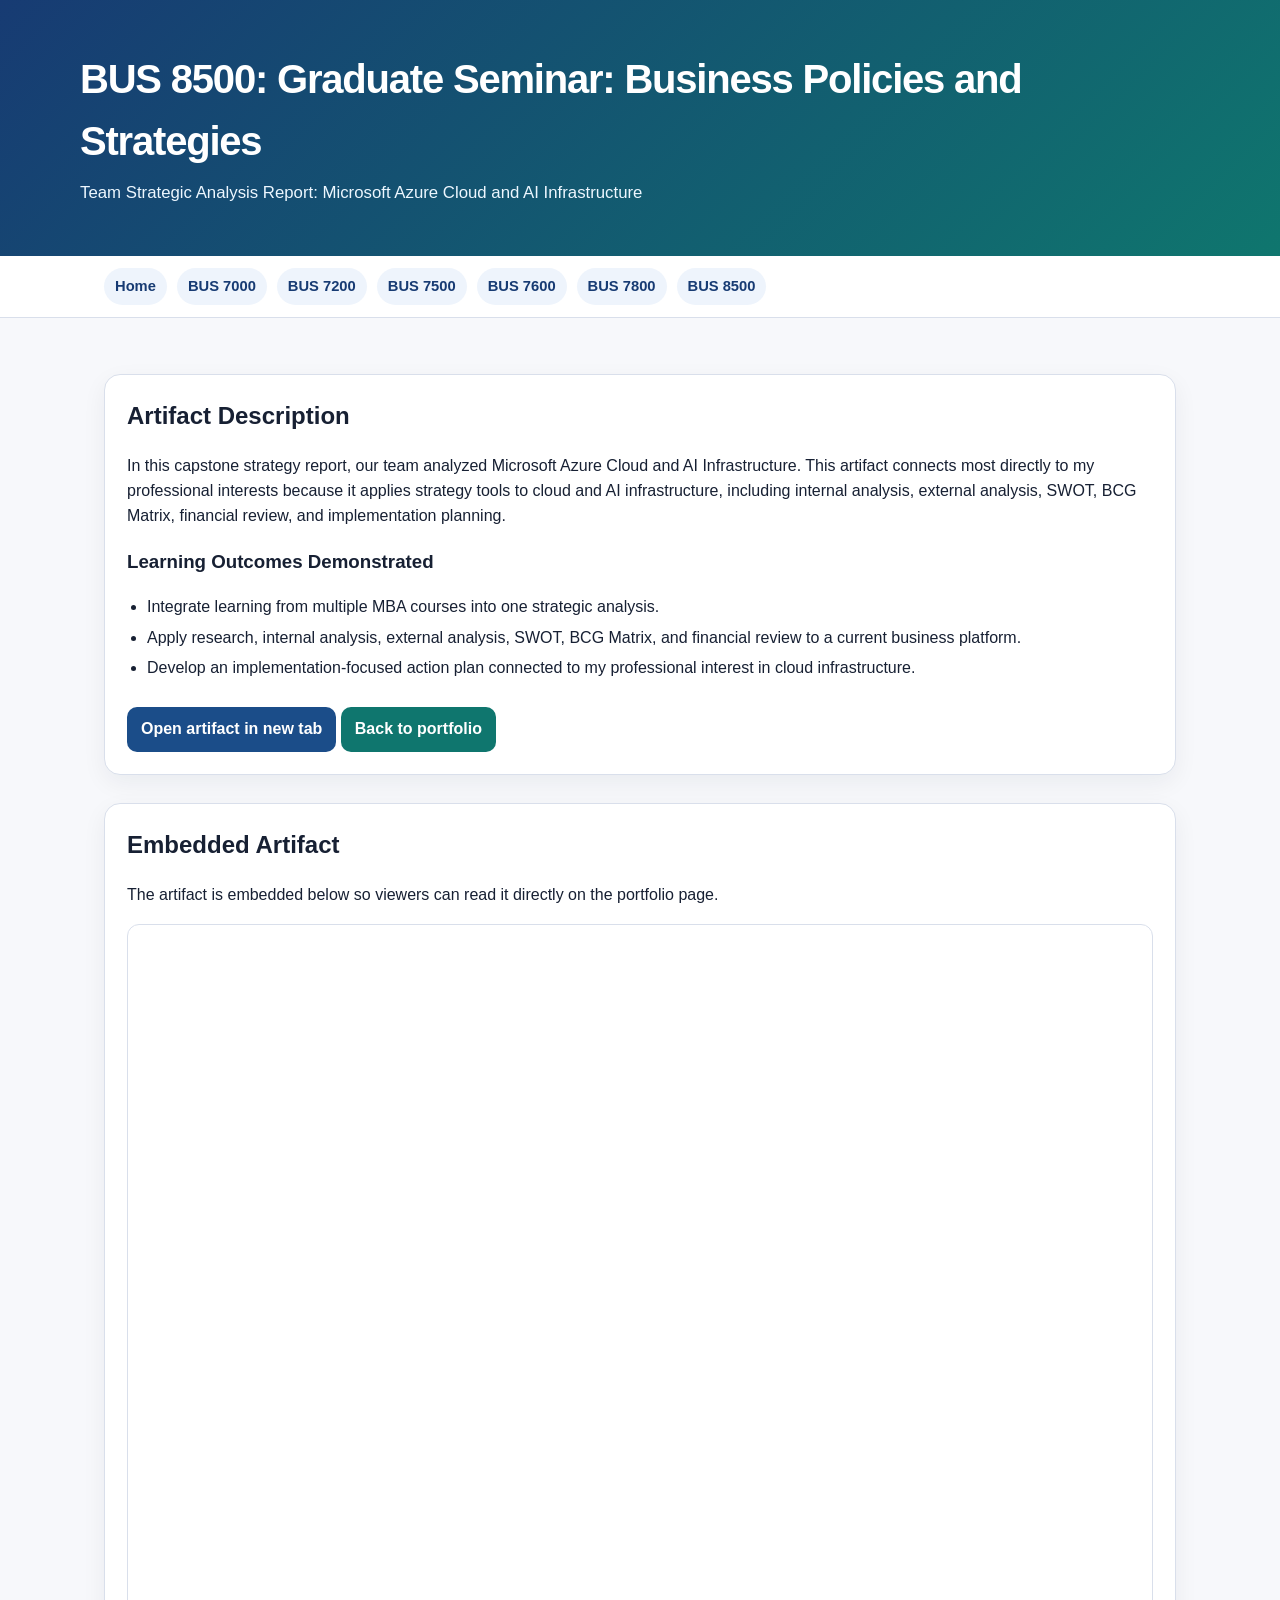
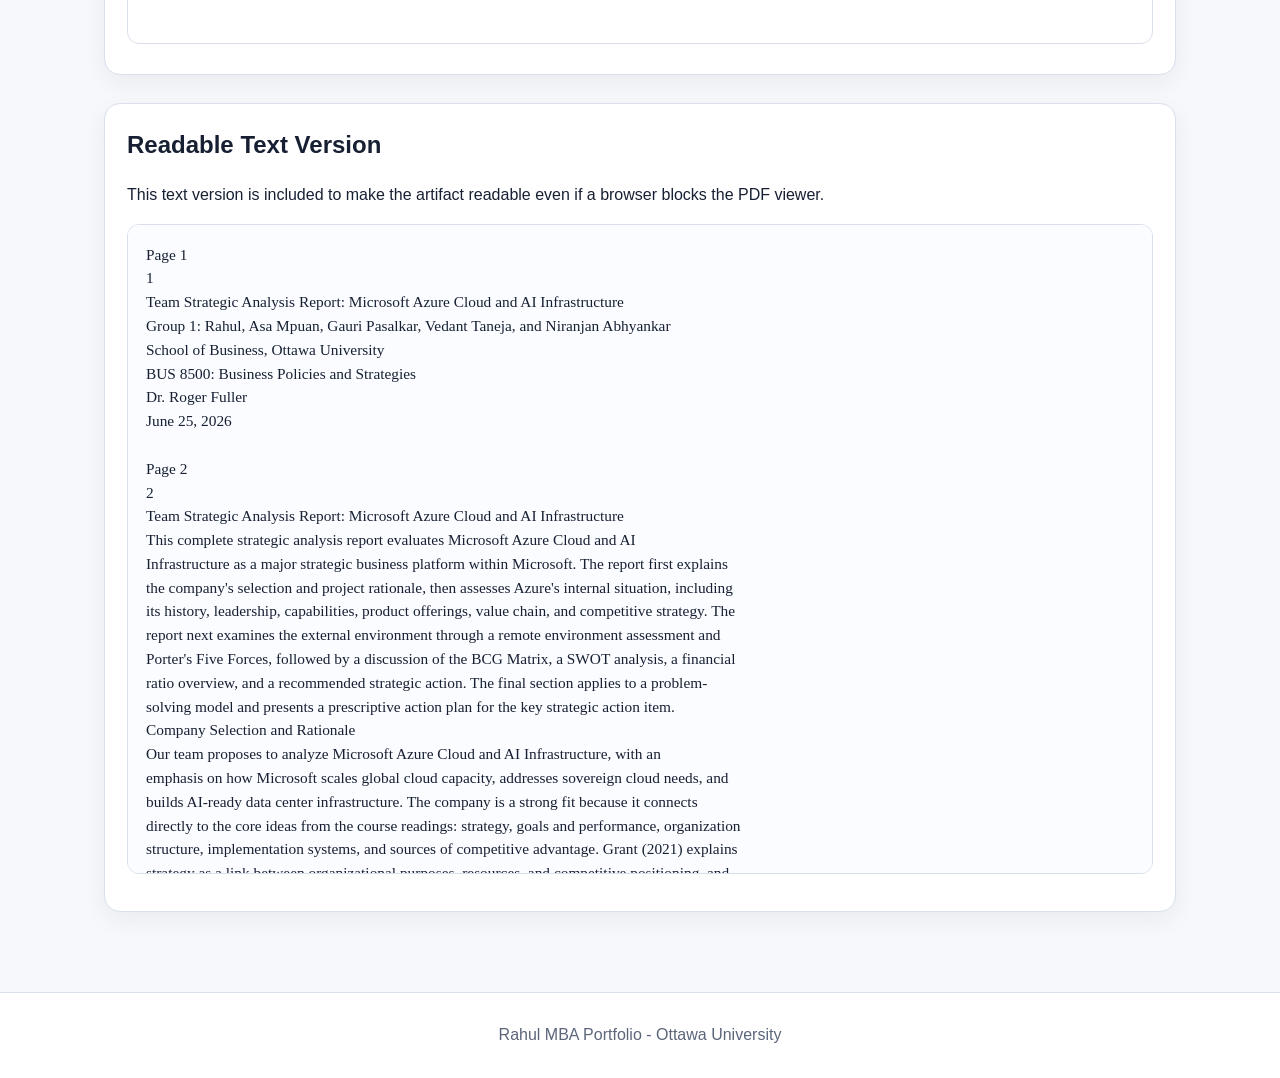
<file: bus8500.html>
<!doctype html>
<html lang="en">
<head>
  <meta charset="utf-8">
  <meta name="viewport" content="width=device-width, initial-scale=1">
  <title>BUS 8500 - Graduate Seminar: Business Policies and Strategies | Rahul MBA Portfolio</title>
  <link rel="stylesheet" href="styles.css">
</head>
<body>
<header><div class="header-inner"><h1>BUS 8500: Graduate Seminar: Business Policies and Strategies</h1><p>Team Strategic Analysis Report: Microsoft Azure Cloud and AI Infrastructure</p></div></header>
<nav><div class="nav-inner"><a href="index.html">Home</a><a href="bus7000.html">BUS 7000</a><a href="bus7200.html">BUS 7200</a><a href="bus7500.html">BUS 7500</a><a href="bus7600.html">BUS 7600</a><a href="bus7800.html">BUS 7800</a><a href="bus8500.html">BUS 8500</a></div></nav>
<main>
  <section class="card">
    <h2>Artifact Description</h2>
    <p>In this capstone strategy report, our team analyzed Microsoft Azure Cloud and AI Infrastructure. This artifact connects most directly to my professional interests because it applies strategy tools to cloud and AI infrastructure, including internal analysis, external analysis, SWOT, BCG Matrix, financial review, and implementation planning.</p>
    <h3>Learning Outcomes Demonstrated</h3>
    <ul class="outcomes-list">
      <li>Integrate learning from multiple MBA courses into one strategic analysis.</li>
      <li>Apply research, internal analysis, external analysis, SWOT, BCG Matrix, and financial review to a current business platform.</li>
      <li>Develop an implementation-focused action plan connected to my professional interest in cloud infrastructure.</li>
    </ul>
    <a class="btn" href="assets/bus8500_microsoft_azure_strategy_report.pdf" target="_blank" rel="noopener">Open artifact in new tab</a>
    <a class="btn secondary" href="index.html">Back to portfolio</a>
  </section>
  <section class="card">
    <h2>Embedded Artifact</h2>
    <p class="muted">The artifact is embedded below so viewers can read it directly on the portfolio page.</p>
    <iframe src="assets/bus8500_microsoft_azure_strategy_report.pdf#toolbar=1" title="Team Strategic Analysis Report: Microsoft Azure Cloud and AI Infrastructure"></iframe>
  </section>
  <section class="card">
    <h2>Readable Text Version</h2>
    <p>This text version is included to make the artifact readable even if a browser blocks the PDF viewer.</p>
    <pre class="artifact-text">Page 1
1
Team Strategic Analysis Report: Microsoft Azure Cloud and AI Infrastructure
Group 1: Rahul, Asa Mpuan, Gauri Pasalkar, Vedant Taneja, and Niranjan Abhyankar
School of Business, Ottawa University
BUS 8500: Business Policies and Strategies
Dr. Roger Fuller
June 25, 2026

Page 2
2
Team Strategic Analysis Report: Microsoft Azure Cloud and AI Infrastructure
This complete strategic analysis report evaluates Microsoft Azure Cloud and AI 
Infrastructure as a major strategic business platform within Microsoft. The report first explains 
the company&#x27;s selection and project rationale, then assesses Azure&#x27;s internal situation, including 
its history, leadership, capabilities, product offerings, value chain, and competitive strategy. The 
report next examines the external environment through a remote environment assessment and 
Porter&#x27;s Five Forces, followed by a discussion of the BCG Matrix, a SWOT analysis, a financial 
ratio overview, and a recommended strategic action. The final section applies to a problem-
solving model and presents a prescriptive action plan for the key strategic action item.
Company Selection and Rationale
Our team proposes to analyze Microsoft Azure Cloud and AI Infrastructure, with an 
emphasis on how Microsoft scales global cloud capacity, addresses sovereign cloud needs, and 
builds AI-ready data center infrastructure. The company is a strong fit because it connects 
directly to the core ideas from the course readings: strategy, goals and performance, organization 
structure, implementation systems, and sources of competitive advantage. Grant (2021) explains 
strategy as a link between organizational purposes, resources, and competitive positioning, and 
Azure provides a practical setting for studying how infrastructure scale, technical capabilities, 
and customer trust create business value. The topic also connects to a team member&#x27;s 
professional context in cloud buildout, enabling the team to leverage publicly available 
information while selecting a project area that is both realistic and strategically meaningful.
Microsoft is also appropriate because its cloud business operates in a current, 
competitive, and data-rich industry. Microsoft reported that Azure surpassed $75 billion in 
annual revenue in fiscal year 2025, growing 34%, and the company operates more than 400

Page 3
3
datacenters across 70 regions (Microsoft, 2025; Microsoft Azure, n.d.). This scale gives the team 
enough material to evaluate internal resources and capabilities, external industry pressures, 
competitive advantage, and implementation challenges. The project can then move from analysis 
to one focused on a recommendation, such as improving the scalability and standardization of 
global cloud buildout to support AI infrastructure, sovereign cloud demand, and faster regional 
expansion.
Team Roles and Project Responsibilities
Rahul will serve as Team Leader and Internal Assessment Lead. He will coordinate the 
final submission, help resolve team issues, and lead the company situation analysis by examining 
Microsoft&#x27;s internal resources, cloud capabilities, and implementation systems. Asa will serve as 
Coordinator and External Analysis Lead, responsible for scheduling meetings, keeping notes in 
MS Teams, and guiding the environmental scan of the cloud and AI infrastructure industry. 
Gauri will serve as Resource Investigator and Editor, responsible for vetting sources, checking 
APA formatting, and ensuring that the final paper meets content and citation requirements. 
Vedant will serve as Task Master and Tools-for-Analysis Lead, keeping meetings focused while 
helping apply strategy tools such as SWOT, value chain, VRIO, or competitive advantage 
analysis. Niranjan will serve as Problem-Solving and Presentation Lead, helping convert the 
analysis into one prescriptive action plan and organizing the final oral presentation so the team&#x27;s 
recommendation is clear and well supported.
These roles align with the five major sections of the final assessment by assigning 
ownership across internal assessment, external scan, analytical tools, strategic action planning, 
and presentation delivery. The team will collaborate through the group space and MS Teams, 
with only one member submitting the final assignment on behalf of the group. The final project

Page 4
4
will diagnose Microsoft Azure&#x27;s strategic position and then recommend one key action strategy 
that follows logically from the evidence. This approach supports the course expectation that 
strategic recommendations should be rooted in analysis rather than opinion.
Section I: Internal Situation Analysis
This section covers the internal situation analysis, including an overview of Azure&#x27;s 
history, its capabilities and resources, its product and service offerings, a value chain analysis, 
and an overview of its competitive strategy. Microsoft Azure is one of the most dominant cloud 
platform providers in the market today, providing services that help organizations manage 
infrastructure, data, analytics, and artificial intelligence across cloud, hybrid, and edge 
environments.
History and Overview of the Company
On October 28, 2008, Project Red Dog was first announced as a project initiated at 
Microsoft. This then became publicly known in February 2010 under the name Windows Azure. 
Windows Azure was an integral part of the Windows NT family and was specifically designed to 
compete with the offerings from Amazon EC2 and Google App Engine. When it was released, 
the service provided ASP.NET web services, SQL Azure, and worker roles, and shortly after, it 
was renamed Microsoft Azure. Following this, the platform was also expanded to include Linux 
and other non-Windows operating systems (Roosevelt_Abandy, 2022).
As stated in Microsoft&#x27;s official documentation, Azure is a single platform where 
organizations can integrate infrastructure, data, and artificial intelligence components in the 
cloud environment (Microsoft, 2026a). Azure provides an adaptable cloud that integrates data 
center, cloud, and edge services, helping organizations centrally manage their systems while 
embedding artificial intelligence capabilities. Azure is a secure cloud platform where physical

Page 5
5
data centers and operations are protected by numerous security layers, with integrated resilient 
services that cover backups, disaster recovery, and high availability (Microsoft, 2026a).
Assessment and Analysis
Capabilities and Resources Analysis
Scott Guthrie holds the position of Executive Vice President of the Cloud and Artificial 
Intelligence Group and reports directly to Satya Nadella, who serves as Microsoft&#x27;s Chief 
Executive Officer (DigitalDefynd, 2026). Eric Boyd is the Corporate Vice President of Azure 
Artificial Intelligence Platform and is accountable for the artificial intelligence infrastructure that 
supports the Azure platform, including Azure OpenAI Service and Azure Machine Learning 
(DigitalDefynd, 2026). Under Nadella&#x27;s leadership, the company culture shifted from a know-it-
all to a learn-it-all mentality, which is identified as a central priority for the company (Times of 
India, 2025).
Azure is the most significant component driving Microsoft&#x27;s financial growth. Intelligent 
Cloud revenue amounted to $34.7 billion in Q3 fiscal year 2026, up 30% year-over-year, and 
Azure and other cloud services revenue grew 40% year-over-year (Microsoft, 2026b). Its gross 
margin was 67.6%, operating margin was 46.3%, and annualized return on equity was 
approximately 30.7% (Microsoft, 2026b). Azure has global data centers spread across more than 
60 regions and maintains long-standing enterprise relationships with customers. It is also fully 
integrated with Microsoft 365, Teams, and Dynamics 365. Its artificial intelligence business 
exceeded a revenue run rate of $37 billion, up 123% year-over-year (Microsoft, 2026b).
Description of Products and Service Offerings
Azure&#x27;s vast array of cloud solutions spans various categories, including compute, 
storage, databases, networking, analytics, and artificial intelligence and machine learning. The

Page 6
6
platform also provides developer tools such as Azure DevOps and Visual Studio, as well as 
hybrid and multi-cloud solutions through Azure Arc. Through Azure OpenAI Service, intelligent 
applications can be developed as advanced language models are used in combination with 
business data. These services can be used to create applications such as chatbots, content 
generation software, or automated workflows. Azure Machine Learning guides data scientists 
through the full machine learning life cycle, from data preparation and model training through 
model monitoring, while Azure AI Search combines data sources and retrieval pipelines to 
support artificial intelligence-enabled applications (Microsoft, 2026c).
Value Chain Analysis of Azure Virtual Machines
Value chain analysis is defined as the examination and assessment of all the business 
activities associated with the production of goods or services that the business produces to 
identify the areas for improvement that give the organization its competitive advantage (Jonker, 
2024). The concept was first published by Harvard Business School professor Michael Porter in 
1985 in the book Competitive Advantage. The concept explained that value chain activities 
define all the activities in a business used in designing, producing, marketing, delivering, and 
servicing its products (Jonker, 2024). The structure includes inbound logistics, operations, 
outbound logistics, marketing and sales, service, procurement, technology development, human 
resource management, and firm infrastructure (Jonker, 2024).
For Azure Virtual Machines, inbound logistics entails Microsoft receiving physical 
servers, processors, storage, and networking equipment that are used to maintain and build its 
global data centers across more than 60 regions throughout the world (Microsoft, 2026b). 
Operations entail managing and maintaining these data centers, which involves custom hardware

Page 7
7
called Azure Boost and an optimized hypervisor design to deliver instant provisioning of virtual 
machines in seconds to customers (Microsoft, 2026d).
Outbound logistics is the delivery of virtual machine capacity to the customer through the 
Azure portal, command-line tools, and application programming interfaces to provision on-
demand Linux and Windows virtual machines (Microsoft, 2026d). Marketing and sales are 
directed toward over 15,000 partners with experience and specialized knowledge, direct 
enterprise agreements, and the Azure Marketplace, serving more than 95% of Fortune 500 
companies (Microsoft, 2026d).
Service entails SLA-backed uptime, automated backup and disaster recovery through 
Azure Backup, built-in monitoring through Azure Monitor, and support from more than 34,000 
full-time security engineers dedicated to ensuring the security of the platform (Microsoft, 
2026d). Support activities include Microsoft&#x27;s procurement of hardware from suppliers, ongoing 
technology development through Azure Boost and hypervisor innovation, and firm infrastructure 
spanning a global network of data centers across more than 60 regions (Microsoft, 2026d).
Overview of Competitive Strategy for Azure Virtual Machines
According to Grant, competitive advantage comes in two forms. A firm can either supply 
an identical product at a lower cost or provide a differentiated product at a price premium that 
consumers are willing to pay (Grant, 2021). By combining these two types of competitive 
advantage with a firm&#x27;s choice of competitive scope, Porter defines three generic strategies: cost 
leadership, differentiation, and focus (Grant, 2021). Microsoft Azure Virtual Machines primarily 
relies on a differentiation strategy, offering a combined blend of features, integration, security, 
and global reach that separates it from competitors such as Amazon Web Services and Google 
Cloud.

Page 8
8
A significant feature that differentiates Microsoft Azure Virtual Machines from 
competitors is its tight integration with the Microsoft ecosystem. Organizations already using 
Windows Server, Microsoft 365, Microsoft Teams, or Microsoft Dynamics 365 can move their 
existing infrastructure into Azure Virtual Machines with minimal migration disruption and 
reduced operating costs (Microsoft, 2026d). The Windows-native aspect is significant because 
companies that have used Microsoft systems for years find transitioning to Microsoft Azure to be 
a trusted and natural option.
Existing enterprise relationships, along with Microsoft&#x27;s reputation, ensure that more than 
95% of Fortune 500 companies already use the platform (Microsoft, 2026d). Microsoft Azure 
also supports more than 100 compliance certifications and has a support base of more than 
34,000 full-time security engineers dedicated to keeping the system secure, ensuring its 
suitability for sectors such as finance, government, and healthcare (Microsoft, 2026d). It is the 
combination of these unique features that makes Microsoft Azure Virtual Machines not simply a 
low-cost solution, but an integrated and enterprise-ready service.
Summary of Internal Situation
The internal analysis of Microsoft Azure covered its history, leadership, culture, financial 
status, and resources. The value chain analysis of Azure Virtual Machines revealed the processes 
through which Microsoft builds and delivers value across its primary and support activities. 
Based on this analysis, Azure Virtual Machines adopts a differentiation strategy in competing 
against other cloud providers, differentiating through Microsoft ecosystem integration, global 
infrastructure, enterprise trust, and security capabilities. These features position Azure as a 
strong competitor in the cloud market.

Page 9
9
Section II: External Analysis of Microsoft Azure Cloud and AI Infrastructure
Microsoft Azure is part of a highly competitive worldwide cloud and artificial 
intelligence infrastructure environment. It offers an extensive range of services tailored to meet 
the needs of contemporary enterprises. The industry has grown quickly because of enterprise 
transformation, cloud services, data analytics, and emerging generative artificial intelligence 
technologies (Microsoft, 2025). To maintain its position, Azure should consider external 
environmental conditions and competitive pressures (Grant, 2021). This section first uses a 
STEEP analysis to assess the remote environment and then uses Porter&#x27;s Five Forces framework 
to assess the competitive environment.
Assessment of the Remote Environment
Cultural and Social Aspects
Companies around the world are adopting AI-driven business approaches. Employees are 
also being encouraged to use AI to speed up their work. Organizations are adapting to remote 
work and digital transformation, and cloud platforms are expected to provide scalable and 
reliable solutions. Security and flexibility are also needed. Azure can benefit from increased 
demand for cloud-based applications and data-driven decision-making. However, users have 
concerns about cybersecurity and privacy (World Economic Forum, 2025).
Ethical AI activities are also growing. Businesses want cloud providers that are reliable 
and have responsible AI governance. Microsoft Azure is well-positioned to address these issues 
because of Microsoft&#x27;s industry connections and strong reputation. The company has several 
growth opportunities due to the increasing focus on digital transformation. Demand for remote 
work creates a need for collaboration tools that support a flexible work environment. With the 
help of AI, business applications are creating new opportunities to enhance productivity and

Page 10
10
automate processes. At the same time, employees may be concerned about ethical AI use and 
may not be comfortable using AI technologies. End users are also placing more emphasis on data 
security and privacy, which requires companies to maintain strong security measures.
Technological Factors
Technology is the most important factor in the cloud computing industry. Customer 
needs and outside competition encourage new developments in artificial intelligence, 
cybersecurity, machine learning, and automation. Microsoft&#x27;s partnership with OpenAI and the 
integration of AI into cloud services create significant opportunities for Azure. The customer 
base and potential market of Azure are also rising due to the adoption of hybrid cloud and multi-
cloud environments (Microsoft, 2026a). Other opportunities include the growing demand for 
data analytics and automation solutions.
These technological advancements also come with challenges. Cloud providers must 
invest in research, development, and infrastructure to remain competitive. Rapid technological 
changes can also make existing solutions outdated. Providers want to expand their market share 
while differentiating themselves through innovation, customer service, and performance, 
increasing competition in the industry (Microsoft, 2025).
Environmental Factors
The cloud computing industry needs a large amount of energy to operate large data 
centers; therefore, maintaining environmental sustainability is important. Companies are 
expected by investors and customers to reduce carbon emissions and improve environmental 
performance (Microsoft, 2025). Increasing the use of renewable energy and becoming carbon 
negative are goals set by Microsoft to maintain sustainability. These practices help Azure

Page 11
11
strengthen its reputation and become more environmentally conscious. This differentiates 
Microsoft from competitors.
However, the expansion of AI infrastructure increases electricity consumption and water 
usage, creating environmental challenges. Higher energy costs, environmental impacts of data 
centers, and environmentally focused regulations may require significant investment in 
infrastructure and operations.
Economic Factors
When the economy is performing well, companies are more likely to invest in initiatives 
related to artificial intelligence, cloud services, and digital transformation projects (Statista, 
2025). Microsoft Azure&#x27;s subscription-based model provides stable and recurring revenue 
(Microsoft, 2025). This helps the company maintain financial strength. Many organizations 
choose cloud services to improve efficiency and reduce operating costs, which creates significant 
opportunities for Azure. Continued growth in global cloud spending and expansion of digital 
business models are additional opportunities for Azure.
Economic challenges can also create risks. During a recession, businesses may reduce 
technology budgets and postpone IT investments. The state of the economy has a significant 
impact on how much money businesses spend on technology.
Political, Legal, and Regulatory Factors
Profitability can be affected by inflation and rising interest rates. Infrastructure cost and 
demand for cloud services can also be affected by changes in international company spending. 
Government regulation increasingly influences cloud service providers, creating both 
opportunities and challenges for Azure (World Economic Forum, 2025). The cloud computing 
sector continues to be shaped by requirements related to data sovereignty, security, AI

Page 12
12
governance, and privacy protection. Microsoft has extensive worldwide infrastructure, and Azure 
is therefore better able to fulfill these demands than many competitors (Microsoft, 2026a).
Assessment of the Competitive Environment: Porter&#x27;s Five Forces
Threat of New Entrants
The threat of new competitors in the cloud computing sector is low because it takes 
significant financial resources and technical knowledge to enter the market. The development 
and maintenance of an international cloud platform require a large investment in data centers, 
networking infrastructure, and cybersecurity systems. The organization also requires qualified 
staff to maintain an international cloud platform (Porter, 2008). Established providers like 
Microsoft Azure, Google Cloud, and Amazon Web Services have large client bases, economies 
of scale, and strong market recognition, creating substantial barriers to entry. Moreover, 
specialized applications and employee training needs can create high switching costs for clients, 
which makes it challenging for new competitors to capture market share (Microsoft, 2025).
Bargaining Power of Suppliers
The bargaining power of suppliers in the cloud computing sector is moderate. Important 
resources such as semiconductors, networking hardware, servers, and electricity are required 
from vendors. The rise of artificial intelligence has increased reliance on chip makers such as 
NVIDIA (Microsoft, 2025). Microsoft has significant purchasing power due to its size; however, 
the scarcity of specialized hardware can increase supplier influence. The producers of cutting-
edge technology and reliance on energy suppliers create moderate supplier bargaining strength 
(Grant, 2021).

Page 13
13
Bargaining Power of Buyers
Buyers have moderate to high bargaining power because they can choose from several 
major cloud service providers offering similar products and services with similar costs (Porter, 
2008). Companies compare cloud providers based on pricing, security, reliability, performance, 
and quality of service. Some companies prefer to use multiple cloud providers so they can spread 
workloads across multiple platforms, reduce dependence on a single provider, and increase 
customer leverage (Microsoft, 2025). Large enterprise customers often negotiate customized 
pricing and service agreements. However, migration costs, application redesign, and employee 
training create switching costs that can limit buyer power.
Threat of Substitute Products or Services
The threat of substitute products or services remains moderate because businesses can 
still use traditional on-premises infrastructure in place of cloud services, especially when they 
have strict security, legal, or compliance requirements (Grant, 2021). Some companies use 
hybrid cloud models that blend public cloud services with internal infrastructure. For some 
applications, new technologies such as edge computing may reduce dependence on centralized 
cloud systems. Cloud computing is still a popular choice for many businesses because it offers 
flexibility, scalability, cost-effectiveness, and accessibility.
Rivalry Among Existing Competitors
Rivalry among existing competitors in the cloud computing sector is intense. Major cloud 
providers such as Google Cloud, Amazon Web Services, Oracle Cloud Infrastructure, and other 
specialist cloud service providers are direct rivals of Azure (Microsoft, 2025). Rival companies 
invest in new cloud technologies, artificial intelligence, cybersecurity, and infrastructure 
development to gain market share and attract new clients (Porter, 2008). Providers seek to

Page 14
14
differentiate themselves through innovation, ecosystem integration, service quality, performance, 
and customer support. Despite these continued developments, competition in the cloud 
computing industry remains fierce.
Summary of External Analysis
There are significant opportunities and challenges for Microsoft Azure in the external 
environment. The increasing demand for cloud computing, artificial intelligence, and digital 
transformation presents considerable growth potential. Competition is strong, and the market 
includes growing complexity and increasing customer expectations for new or improved 
features. According to Porter&#x27;s Five Forces analysis, the most significant competitive threat is 
industry rivalry. To remain competitive, Microsoft Azure should continue investing in AI 
innovation, cybersecurity, and regulatory compliance. These initiatives will help Microsoft 
Azure take advantage of upcoming opportunities.
Section III: Strategic Analysis Tools and Recommended Strategic Action
Based on the internal and external analyses covered in the previous sections, Microsoft 
Azure&#x27;s most appropriate competitive strategy is broad differentiation with an AI-enabled 
platform. Azure can compete not just by being the lowest-cost provider but by providing a highly 
integrated ecosystem that combines cloud infrastructure, AI capabilities, cybersecurity, and deep 
integration with Microsoft products, including Microsoft 365, Teams, and GitHub (Grant, 2021; 
Microsoft, 2025).
Internally, Azure benefits from valuable resources and capabilities, including global data 
center infrastructure, strong enterprise relationships, and its AI partnership through OpenAI, 
which helps make the platform a trusted and reliable brand. Externally, the cloud computing 
industry has been undergoing rapid growth due to generative AI adoption and increasing demand

Page 15
15
for hybrid cloud solutions. At the same time, competitive rivalry remains intense, with 
companies such as Amazon Web Services and Google Cloud offering similar cloud services 
(Gartner, 2025). Customers now increasingly prioritize security, reliability, AI functionality, and 
seamless integration rather than price alone. This helps Azure differentiate itself from 
competitors. Microsoft&#x27;s strategy aligns with Porter&#x27;s differentiation approach by creating unique 
value for which enterprise customers are willing to pay and likely to remain loyal over time 
(Porter, 2008).
Industry Growth Rate and Market Share in the BCG Matrix
The cloud computing and AI infrastructure market remains one of the fastest-growing 
sectors globally. It is estimated that the global cloud computing market is likely to expand at a 
compound annual growth rate exceeding 20% (Grand View Research, 2025), while generative 
AI and AI infrastructure investments are accelerating enterprise cloud adoption worldwide. 
Gartner (2025) forecasts that worldwide public cloud spending will exceed $720 billion, driven 
largely by AI-enabled workloads and enterprise modernization initiatives.
Microsoft Azure currently maintains the second largest market share in global cloud 
infrastructure, behind AWS and ahead of Google Cloud (Synergy Research Group, 2025). 
Azure&#x27;s market share continues to grow due to its leadership in enterprise AI services, its 
partnership with OpenAI, and its hybrid cloud solutions.
Using the BCG matrix, Azure falls within the Star quadrant because it operates in a high-
growth industry while also maintaining a relatively high market share. Azure generates 
significant revenue growth, with 40% year-over-year growth during fiscal year 2026 in Azure 
and other cloud services (Microsoft, 2026b). Azure&#x27;s Star position indicates that Microsoft 
should continue to invest aggressively in AI data centers, sovereign cloud capabilities, and

Page 16
16
advanced AI services in the cloud to further strengthen its leadership position and increase 
market share before market growth eventually stabilizes.
SWOT Analysis
Strengths
Microsoft Azure possesses several significant strengths that contribute to its competitive 
advantage. It currently operates one of the world&#x27;s largest cloud infrastructures, with hundreds of 
data centers across more than 60 regions globally and enterprise customers worldwide 
(Microsoft, 2025). Azure also benefits significantly from strong integration with other Microsoft 
products, including Windows Server, Microsoft 365, Teams, and related platforms. The 
company&#x27;s partnership with OpenAI and investments in generative AI provide additional 
differentiation. Lastly, Microsoft enjoys strong customer trust, extensive cybersecurity 
capabilities, and significant financial resources to support ongoing innovation and investment 
(Grant, 2021; Microsoft, 2025).
Weaknesses
Despite many strengths, Azure also faces internal weaknesses. The company requires 
substantial capital expenditure to expand AI infrastructure and increase data center capacity. 
Azure is also dependent on suppliers such as NVIDIA for advanced AI chips. Additionally, 
Azure trails AWS in market share, and to hold and increase share, Microsoft must continually 
invest to maintain technological leadership in a rapidly growing industry (Synergy Research 
Group, 2025).
Opportunities
There are significant opportunities in the market for Azure. Global demand for generative 
AI services, machine learning, and digital transformation initiatives continues to grow.

Page 17
17
Government and regulated industries increasingly seek sovereign cloud services and secure 
infrastructure. Microsoft can expand in these markets, and a focus on AI-powered business 
applications can create additional growth potential for the company (Gartner, 2025).
Threats
Azure faces several external threats, including competition from AWS, Google Cloud, 
and other similar cloud service providers. Regulatory requirements and constraints regarding 
data sovereignty, privacy, and governance continue to rise. Another concern is increasing energy 
costs and environmental concerns related to data centers, which can lead to increased operational 
expenses and stronger regulations. Global economic downturns can also affect technology 
spending and delay key investments (World Economic Forum, 2025).
Ratio Analysis of Financial Condition
Microsoft&#x27;s financial performance demonstrates a strong capacity to support Azure&#x27;s 
continued expansion. According to Microsoft&#x27;s annual report and earnings releases, the company 
continues to maintain strong profitability, liquidity, and returns on investment.
Profitability Ratios
Microsoft reported a gross margin of approximately 68% and an operating margin 
exceeding 45%, which indicates strong operational efficiency relative to other firms (Microsoft, 
2026b). Azure&#x27;s rapid growth significantly contributes to these results.
Return on Equity
Microsoft had an annualized return on equity of approximately 30.7%, which 
demonstrates efficient utilization of shareholder capital and strong value creation for investors 
(Microsoft, 2026b).

Page 18
18
Revenue Growth
Azure and other cloud services achieved approximately 40% year-over-year growth in 
fiscal year 2026, reflecting strong customer demand and successful execution of Microsoft&#x27;s 
cloud strategy (Microsoft, 2026b).
Liquidity and Cash Position
Microsoft maintains substantial cash reserves and strong operating cash flows, enabling 
significant investments in AI infrastructure and research and development. This financial 
flexibility provides a strategic advantage over smaller competitors (Microsoft, 2025).
Recommended Strategic Action
Based on the BCG Matrix, SWOT analysis, and financial ratio analysis, the most 
appropriate strategic action for Microsoft Azure is to accelerate investment in AI-enabled 
sovereign cloud infrastructure across high-growth international markets. This recommendation is 
aligned with the threats and opportunities identified in this report. Demand for generative AI 
services continues to rise, while government and regulatory pressures around data security and 
compliance are also increasing. Microsoft&#x27;s strong financial position, extensive infrastructure 
network, and AI leadership provide the necessary resources to capitalize on this opportunity 
(Gartner, 2025).
Expanding cloud infrastructure would strengthen Azure&#x27;s differentiation strategy by 
improving regulatory compliance, reducing latency, and increasing customer trust. Additionally, 
this would create higher barriers to entry for competitors while enabling Microsoft to gain more 
market share in different regions.

Page 19
19
Summary of Strategic Analysis Tools
Microsoft Azure holds a strong position in the market and continues to increase its 
market share while strengthening its ecosystem and infrastructure. Microsoft&#x27;s strategy to further 
invest in cloud and AI infrastructure would create new opportunities in the global market and 
help the company address regulatory pressures and market competition.
Section IV: Problem-Solving Model with Prescriptive Strategy Action Plan
The problem-solving model converts the prior analysis into a focused action plan. The 
internal analysis showed that Azure has a strong platform foundation, enterprise trust, global data 
center resources, Microsoft ecosystem integration, and meaningful AI capabilities. The external 
analysis showed strong demand for AI-enabled cloud services, cybersecurity, remote work, data 
analytics, and regulated cloud infrastructure. At the same time, the analysis also showed intense 
rivalry, rising supplier pressure for advanced chips and energy, growing buyer power among 
large enterprise customers, increasing regulation, and environmental pressure. Because Azure is 
positioned as a Star in the BCG Matrix and because Microsoft has strong financial capacity, the 
problem is not whether Azure should invest; the strategic problem is how Microsoft should 
prioritize and execute investment so Azure can protect differentiation, grow market share, and 
meet sovereign cloud and AI infrastructure demand without creating unnecessary cost, 
compliance, or sustainability risk.
Data Collection and Relevant Facts
Several facts from the prior sections frame the current situation. First, Azure operates in a 
high-growth market shaped by generative AI adoption, enterprise modernization, cybersecurity 
needs, hybrid cloud demand, and data sovereignty requirements (Gartner, 2025; Microsoft, 
2025). Second, Microsoft has valuable internal resources, including a global data center

Page 20
20
footprint, deep enterprise relationships, Microsoft 365 and Teams integration, Azure OpenAI 
Service, Azure Machine Learning, and strong financial performance (Microsoft, 2026a, 2026b, 
2026c). Third, the external environment creates pressure because AWS, Google Cloud, Oracle 
Cloud Infrastructure, and other providers are competing for the same enterprise and government 
customers. Fourth, regulated industries and governments increasingly want cloud infrastructure 
that meets local compliance and privacy requirements. Finally, the SWOT and BCG analyses 
show that Azure has both a strong growth opportunity and a strategic obligation to invest while 
the market is still expanding.
These facts suggest that the central strategic situation is a growth-and-execution 
challenge. Azure&#x27;s differentiation is strong, but the company must keep making that 
differentiation visible to customers in areas that matter most: trusted AI, compliance, resiliency, 
cybersecurity, ecosystem integration, and local market availability. If Microsoft delays 
investment, competitors could capture regulated industry workloads and regional AI demand. If 
Microsoft expands too aggressively without disciplined prioritization, the company could face 
higher costs, capacity constraints, supplier risk, and sustainability challenges. Therefore, Section 
IV must prescribe a focused strategy that balances growth with implementation control.
Defining the Problem: Key Strategic Action Item
The key strategic action item is for Microsoft Azure to accelerate a phased expansion of 
AI-enabled sovereign cloud infrastructure in selected high-growth, highly regulated international 
markets. This action item should not be a broad, unfocused buildout in every region. Instead, it 
should target markets where three conditions are met: strong demand for AI and cloud services, 
clear regulatory or data-sovereignty requirements, and sufficient enterprise or government 
customer demand to justify capital investment. The purpose of the strategy is to strengthen

Page 21
21
Azure&#x27;s differentiation by combining local compliance, AI capability, cybersecurity, low-latency 
infrastructure, and Microsoft ecosystem integration.
The strategic problem can therefore be defined as follows: Microsoft Azure must expand 
AI-enabled cloud capacity fast enough to capture sovereign cloud and enterprise AI demand, 
while controlling capital intensity, supplier dependence, regulatory risk, and environmental 
impact. Solving this problem requires a strategy that uses Microsoft&#x27;s strengths while directly 
addressing weaknesses and threats identified in the prior analyses.
Causes and Supporting Rationale from Analysis
The first cause of the problem is the growth of AI-enabled workloads. Generative AI, 
machine learning, automation, and data analytics require significant cloud computing capacity. 
This creates opportunity, but it also creates a capacity challenge because AI infrastructure is 
capital-intensive and depends on specialized chips, energy, and data center availability. The 
SWOT analysis identified this issue as both an opportunity and a weakness: Azure can grow 
through AI, but it must continue making substantial infrastructure investments and manage 
dependence on advanced suppliers.
The second cause is the rise of data sovereignty, privacy, cybersecurity, and AI 
governance requirements. Governments and regulated industries are increasingly cautious about 
where data is stored, how AI systems are governed, and whether cloud providers meet local 
compliance requirements. This supports a sovereign cloud strategy because customers in 
healthcare, finance, government, and defense may prefer providers that can offer local or region-
specific infrastructure. Azure&#x27;s compliance certifications, security workforce, and enterprise trust 
give Microsoft an advantage, but the advantage must be reinforced with infrastructure that meets 
local expectations.

Page 22
22
The third cause is intense competitive rivalry. Porter&#x27;s Five Forces analysis showed that 
rivalry among existing competitors is strong. AWS, Google Cloud, Oracle Cloud Infrastructure, 
and other providers continue to invest in cloud, AI, cybersecurity, and customer support. Buyer 
power is also moderate to high because large enterprise customers can compare platforms, 
negotiate pricing, and use multi-cloud strategies. Therefore, Azure cannot rely only on price or 
on past Microsoft relationships. It must continue to offer differentiated value that customers find 
difficult to replace.
The fourth cause is the strategic timing suggested by the BCG Matrix. Azure fits the Star 
quadrant because it operates in a high-growth industry while maintaining a strong relative market 
position. Star businesses typically require continued investment to protect their share during the 
growth stage. If Microsoft invests wisely now, Azure can capture more market share before the 
market matures. If Microsoft underinvests, it may lose regional opportunities to competitors and 
have less influence over standards, customer relationships, and future cloud adoption.
Alternative Strategies to Achieve the Key Strategic Action Item
Several alternatives could help Microsoft pursue the key strategic action item. The 
alternatives differ in speed, cost, control, and risk. The strongest final strategy should combine 
the benefits of expansion, differentiation, partnerships, and operational discipline.
Table 1
Evaluation of Strategic Alternatives
Alternative Description Advantages Disadvantages
Alternative 1: Direct 
sovereign cloud and 
AI data center 
expansion
Microsoft builds or 
expands Azure 
regions and AI-ready 
data center capacity 
in selected regulated, 
high-growth markets.
Gives Microsoft high 
control over 
compliance, 
infrastructure 
standards, security, 
customer experience, 
and long-term 
Requires high capital 
expenditures, 
specialized chips, 
energy, land, water, 
and long lead times. 
Increase exposure to 
supplier shortages

Page 23
23
differentiation. 
Strengthens barriers 
to entry and support 
low-latency AI 
workloads.
and environmental 
criticism.
Alternative 2: AI 
platform 
differentiation in 
existing regions
Microsoft focuses on 
Azure OpenAI 
Service, Azure 
Machine Learning, 
cybersecurity, and 
Microsoft 365 
integration in current 
regions rather than 
accelerating new 
physical buildout.
Lower infrastructure 
risk and faster near-
term product 
development. Builds 
on Microsoft 
ecosystem integration 
and supports broad 
differentiation.
May not fully address 
data sovereignty 
needs, local latency 
requirements, or 
government demand 
for regional cloud 
infrastructure. 
Competitors could 
gain first-mover 
advantage in 
regulated markets.
Alternative 3: Local 
partnerships and joint 
ventures
Microsoft partners 
with local telecom 
companies, 
governments, energy 
providers, and system 
integrators to support 
sovereign cloud, 
compliance, and 
regional customer 
adoption.
Reduces market-entry 
friction, improves 
local trust, can lower 
political and 
regulatory risk, and 
may reduce direct 
capital burden.
Can reduce Microsoft 
control over 
execution, customer 
experience, and 
security standards. 
Partnership 
governance may slow 
decisions or create 
dependency on local 
partners.
Alternative 4: Cost-
focused cloud pricing 
strategy
Microsoft competes 
more directly on 
price to win 
workloads from 
AWS, Google Cloud, 
and other providers.
Could attract price-
sensitive customers 
and support short-
term market share 
growth.
Does not fit Azure’s 
strongest 
differentiation 
advantages. Lower 
pricing can reduce 
margins, encourage 
buyer power, and fail 
to solve sovereign 
cloud and AI 
infrastructure 
requirements.
Evaluation of Alternatives
Alternative 1 best addresses the core opportunity because it directly expands AI-enabled 
sovereign cloud infrastructure. Its advantage is strategic control. Microsoft can design 
infrastructure around security, compliance, resiliency, latency, and AI workload requirements. 
This alternative also supports Azure&#x27;s Star position because it invests while the market is

Page 24
24
growing. The disadvantage is cost. Data centers require large capital expenditures, and AI 
infrastructure depends on chips, energy, cooling, land, and specialized personnel. Therefore, 
Alternative 1 is attractive only if Microsoft uses disciplined market selection and phased 
implementation.
Alternative 2 is less capital-intensive and strengthens Azure&#x27;s differentiated platform 
through AI services, cybersecurity, and Microsoft ecosystem integration. It also supports 
customer loyalty by improving services that customers already use. However, this alternative 
does not fully solve the sovereign cloud challenge. Customers who need local data residency or 
government-approved cloud environments may not be satisfied with product features alone. This 
option is useful as part of the strategy, but it is not sufficient as the main action item.
Alternative 3 helps Microsoft enter local markets through partnerships. Local partners 
can improve trust, provide market knowledge, support energy sourcing, and reduce political 
barriers. This alternative is especially valuable in markets where government approval and 
regulatory alignment are difficult. However, partnerships can create execution risk if partners do 
not meet Microsoft standards or if decision-making becomes slow. This alternative should 
support direct expansion, not replace Microsoft&#x27;s own strategic control.
Alternative 4 is the least attractive because a cost-focused strategy does not match 
Azure&#x27;s strongest sources of advantage. Azure&#x27;s differentiation comes from ecosystem 
integration, enterprise trust, security, compliance, AI capability, and global infrastructure. 
Competing mainly on price could weaken margins and train customers to evaluate cloud 
providers as interchangeable commodities. Price competitiveness is still important, but it should 
not be the central strategy.

Page 25
25
Decision: Suggested Strategy and Supporting Rationale
The recommended strategy is a phased, selective, and partnership-supported expansion of 
AI-enabled sovereign cloud infrastructure in high-growth regulated markets. Microsoft should 
combine Alternative 1, Alternative 2, and Alternative 3 while avoiding Alternative 4 as the main 
strategic direction. In practical terms, Microsoft should prioritize a limited number of markets 
where sovereign cloud demand, AI workload growth, and enterprise customer concentration 
justify investment. In each priority market, Microsoft should expand AI-ready cloud capacity, 
strengthen Azure OpenAI and machine learning capabilities, and use local partnerships to 
support compliance, energy, and customer adoption.
This strategy is the best approach because it fits the evidence from the full analysis. It 
uses Azure&#x27;s internal strengths, including enterprise relationships, global infrastructure, AI 
partnerships, financial resources, cybersecurity, and Microsoft product integration. It addresses 
the external opportunities of AI demand, hybrid cloud growth, digital transformation, and 
regulatory needs. It also responds to threats from competition, regulation, supplier pressure, and 
environmental expectations. Finally, it supports the BCG Matrix conclusion that Azure is a Star 
business requiring continued investment to capture growth before the market matures.
The strategy should be framed as broad differentiation rather than pure cost leadership. 
Microsoft should compete by offering a trusted, compliant, AI-enabled cloud infrastructure that 
is deeply integrated with the Microsoft ecosystem. This approach makes Azure more valuable to 
enterprise and government customers and reduces the likelihood that customers will view Azure 
as only one of many similar cloud platforms. The rationale is that regulated customers are often 
willing to pay for reliability, compliance, security, and integration when the provider reduces 
operational risk.

Page 26
26
Acting and Following Up: Implementation Plan
The implementation plan should be phased to reduce execution risk. The plan should 
begin with market prioritization, move into infrastructure and partnership design, continue with 
phased deployment, and finish with measurement and follow-up. Senior leadership should own 
the overall strategy, but execution should involve cross-functional teams from Azure 
infrastructure, security, compliance, finance, sustainability, government affairs, sales, and partner 
management.
Table 2
Prescriptive Implementation Plan for the Strategic Action Item
Phase Timeline Key Actions Responsible 
Functions
Measures of 
Success
Phase 1: 
Prioritize 
markets
0-3 months Rank countries 
and regions by 
AI demand, 
regulated 
industry 
demand, data 
sovereignty 
requirements, 
energy 
feasibility, and 
enterprise 
customer 
pipeline.
Azure strategy, 
finance, sales, 
legal, 
compliance, 
government 
affairs
Approved 
market shortlist; 
business case for 
each selected 
market; risk 
scorecard 
completed.
Phase 2: Design 
the operating 
model
3-6 months Select the best 
mix of direct 
data center 
investment, local 
partnerships, 
cybersecurity 
controls, 
sustainability 
commitments, 
and compliance 
requirements.
Azure 
infrastructure, 
security, 
compliance, 
procurement, 
sustainability, 
partner 
management
Board or 
executive 
approval; partner 
framework; 
compliance 
roadmap; 
supplier and 
energy plan.
Phase 3: Build 
and launch 
6-24 months Expand AI-
ready cloud 
Engineering, 
operations, 
Capacity added 
on schedule;

Page 27
27
priority capacity capacity in 
selected 
markets; deploy 
sovereign cloud 
controls; 
integrate Azure 
OpenAI, 
machine 
learning, 
identity, 
monitoring, 
backup, and 
security services.
security, 
compliance, 
partner teams, 
customer 
success
uptime and 
security targets 
met; regulatory 
approval 
achieved; first 
anchor 
customers 
onboarded.
Phase 4: Scale 
customer 
adoption
12-30 months Target 
government, 
healthcare, 
financial 
services, and 
large enterprise 
customers with 
compliance-
focused AI cloud 
solutions and 
Microsoft 
ecosystem 
integration.
Enterprise sales, 
customer 
success, product 
marketing, 
industry teams
Customer wins; 
workload 
migration 
volume; AI 
service adoption; 
renewal and 
retention 
metrics.
Phase 5: Follow 
up and improve
Ongoing after 
launch
Review 
performance, 
financial returns, 
sustainability 
metrics, 
compliance 
issues, customer 
satisfaction, and 
competitive 
movement each 
quarter.
Executive 
governance 
team, finance, 
operations, 
sustainability, 
risk management
Quarterly 
scorecard; 
corrective action 
plans; margin 
and utilization 
targets; customer 
satisfaction and 
compliance 
results.
The follow-up process should be formal and measurable. Microsoft should track five 
categories of results: market share growth, customer adoption, financial return, compliance 
performance, and sustainability outcomes. Market share growth can be measured by regional 
cloud revenue growth and enterprise workload migration. Customer adoption can be measured

Page 28
28
by the number of governments, healthcare, financial services, and large enterprise customers 
using the new AI-enabled sovereign cloud services. Financial return can be measured through 
utilization, operating margin, capital expenditure discipline, and revenue per region. Compliance 
performance can be measured through successful audits, certifications, incident response 
outcomes, and customer regulatory acceptance. Sustainability can be measured through energy 
sourcing, water use, carbon impact, and data center efficiency.
Corrective action should occur if a region misses major milestones, if customer adoption 
does not justify investment, if energy or chip constraints threaten delivery, or if compliance 
requirements change materially. In those cases, Microsoft should adjust the buildout pace, add 
local partners, shift capacity to higher-demand markets, or increase investment in software-level 
differentiation. This follow-up process keeps the strategy flexible while preserving the main 
direction: trusted, compliant, AI-enabled sovereign cloud expansion.
Conclusion
Microsoft Azure is strategically well-positioned because it combines strong internal 
resources, broad product offerings, global infrastructure, financial strength, AI capability, and 
trusted enterprise relationships. The external environment creates major opportunities in 
generative AI, digital transformation, cybersecurity, and sovereign cloud demand, but it also 
creates threats through intense rivalry, regulation, supplier pressure, buyer power, and 
sustainability expectations. The BCG Matrix and SWOT analysis support continued investment 
because Azure is a Star business in a growing market. The recommended strategy is for 
Microsoft to pursue a phased, selective, and partnership-supported expansion of AI-enabled 
sovereign cloud infrastructure in high-growth regulated markets. This approach strengthens

Page 29
29
Azure&#x27;s differentiation, addresses customer needs, reduces strategic risk, and creates a clear 
action plan for continued growth.

Page 30
30
References
DigitalDefynd. (2026). Microsoft C-suite executive team 2026. 
https://digitaldefynd.com/IQ/executive-c-suite-team-of-microsoft/
Gartner. (2025). Forecast analysis: Public cloud services, worldwide. Gartner Research. 
https://www.gartner.com/en/documents/6996966
Grant, R. M. (2021). Contemporary strategy analysis (11th ed.). Wiley.
Grand View Research. (2025). Cloud computing market size, share &amp; trends analysis report. 
https://www.grandviewresearch.com
Jonker, A. (2024). What is value chain analysis? IBM Think. 
https://www.ibm.com/think/topics/value-chain-analysis
Microsoft. (2025). Microsoft annual report 2025. 
https://www.microsoft.com/investor/reports/ar25/index.html
Microsoft. (2026a). Microsoft Azure. https://azure.microsoft.com/en-us/
Microsoft. (2026b). Microsoft fiscal year 2026 third quarter earnings press release. 
https://www.microsoft.com/en-us/investor/earnings/FY-2026-Q3/press-release-webcast
Microsoft. (2026c). Azure products. https://azure.microsoft.com/en-us/products
Microsoft. (2026d). Azure Virtual Machines. https://azure.microsoft.com/en-us/products/virtual-
machines/
Microsoft Azure. (n.d.). Azure global infrastructure. Retrieved May 10, 2026, from 
https://azure.microsoft.com/en-us/explore/global-infrastructure
Porter, M. E. (2008). The five competitive forces that shape strategy. Harvard Business Review, 
86(1), 78-93.

Page 31
31
Roosevelt_Abandy. (2022, August 24). The history of Microsoft Azure. Microsoft Tech 
Community. https://techcommunity.microsoft.com/blog/educatordeveloperblog/the-
history-of-microsoft-azure/3574204
Statista. (2025). Cloud computing market worldwide. https://www.statista.com
Synergy Research Group. (2025). Cloud market share report. https://www.srgresearch.com
Times of India. (2025, September 3). The culture that CEO Satya Nadella wants every Microsoft 
employee to maintain. Times of India. 
https://timesofindia.indiatimes.com/technology/tech-news/the-culture-that-ceo-satya-
nadella-wants-every-microsoft-employee-to-maintain/articleshow/123673978.cms
World Economic Forum. (2025). Future of jobs report 2025. https://www.weforum.org</pre>
  </section>
</main>
<footer>Rahul MBA Portfolio - Ottawa University</footer>
</body></html>
</file>
<file: styles.css>
:root {
  --bg: #f7f8fb;
  --card: #ffffff;
  --text: #172033;
  --muted: #5c667a;
  --brand: #1b4d89;
  --brand2: #0f766e;
  --border: #d9dfeb;
}
* { box-sizing: border-box; }
body { margin: 0; font-family: Arial, Helvetica, sans-serif; color: var(--text); background: var(--bg); line-height: 1.55; }
a { color: var(--brand); }
header { background: linear-gradient(135deg, #173b73, #0f766e); color: white; padding: 48px 24px 42px; }
.header-inner, main { max-width: 1120px; margin: 0 auto; }
header h1 { margin: 0 0 8px; font-size: 2.5rem; letter-spacing: -0.03em; }
header p { max-width: 780px; color: #edf7ff; font-size: 1.05rem; margin: 8px 0; }
nav { background: white; border-bottom: 1px solid var(--border); position: sticky; top: 0; z-index: 10; }
.nav-inner { max-width: 1120px; margin: 0 auto; display: flex; flex-wrap: wrap; gap: 10px; padding: 12px 24px; }
nav a { text-decoration: none; font-weight: 700; font-size: 0.92rem; padding: 7px 11px; border-radius: 999px; color: #173b73; background: #eef4fc; }
main { padding: 28px 24px 60px; }
section { margin: 28px 0; }
.card { background: var(--card); border: 1px solid var(--border); border-radius: 16px; padding: 22px; box-shadow: 0 8px 24px rgba(23,32,51,.06); margin-bottom: 20px; }
.grid { display: grid; grid-template-columns: repeat(auto-fit, minmax(260px, 1fr)); gap: 18px; }
.course-card h3, .card h2 { margin-top: 0; }
.course-card .code { display:inline-block; font-size:.8rem; color: white; background: var(--brand); border-radius: 999px; padding: 3px 9px; margin-bottom: 10px; font-weight: 700; }
.badge { display: inline-block; background:#e8f5f3; color:#0f766e; border:1px solid #b7ded8; padding:4px 8px; border-radius:999px; margin:3px 5px 3px 0; font-size:.85rem; }
.outcomes-list { margin: 8px 0 18px 20px; padding: 0; }
.outcomes-list li { margin: 6px 0; }

.btn { display:inline-block; text-decoration:none; padding:10px 14px; border-radius:10px; color:#fff; background:var(--brand); font-weight:700; margin-top:8px; }
.btn.secondary { background:#0f766e; }
iframe { width:100%; height:720px; border:1px solid var(--border); border-radius:12px; background:white; }
.details { margin-top: 18px; }
summary { cursor:pointer; font-weight:700; color:var(--brand); }
.artifact-text { white-space: pre-wrap; font-family: Georgia, 'Times New Roman', serif; font-size: .96rem; line-height: 1.55; background:#fbfcff; border:1px solid var(--border); border-radius:12px; padding:18px; max-height:650px; overflow:auto; }
.table-wrap { overflow-x:auto; }
table { width:100%; border-collapse:collapse; background:white; }
th, td { border:1px solid var(--border); padding:10px; text-align:left; vertical-align:top; }
th { background:#eef4fc; }
footer { text-align:center; padding:30px 20px; color:var(--muted); border-top:1px solid var(--border); background:#fff; }
@media (max-width: 740px) { header h1 { font-size:2rem; } iframe { height:520px; } }
</file>
